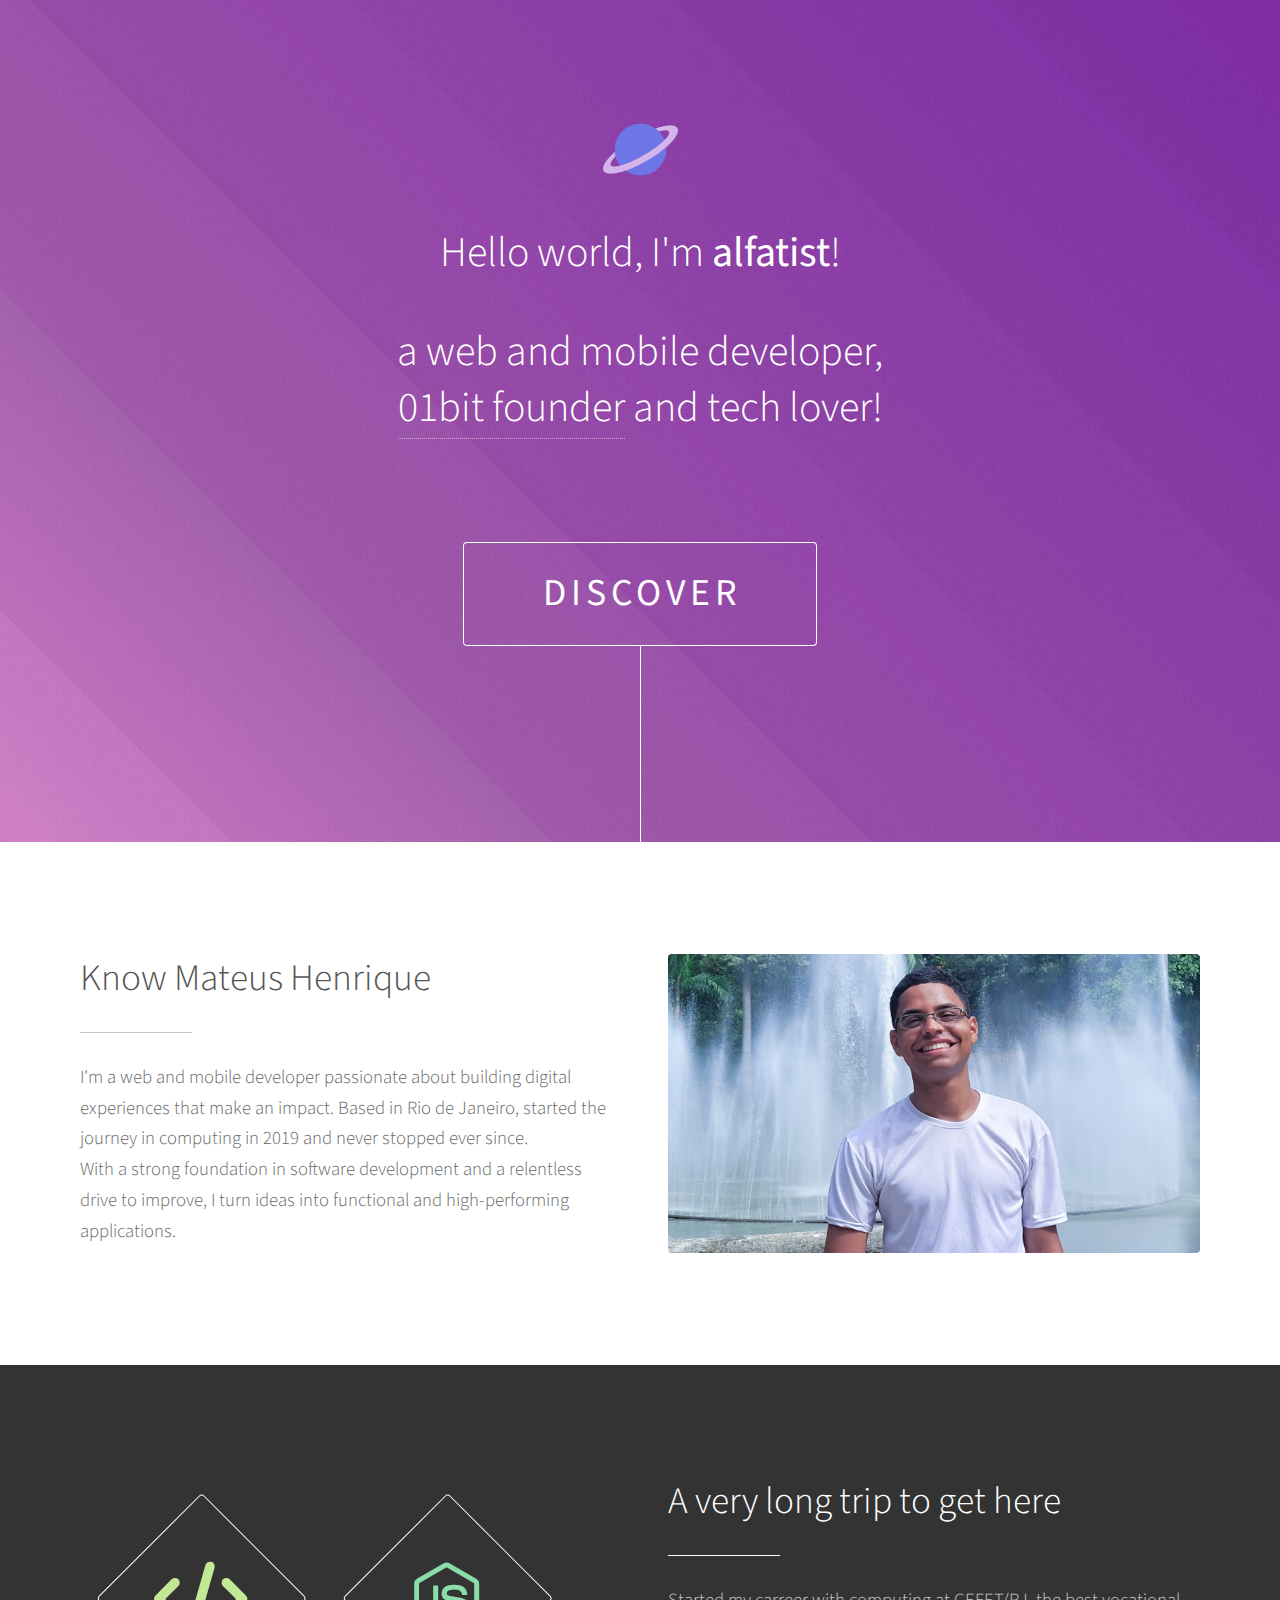
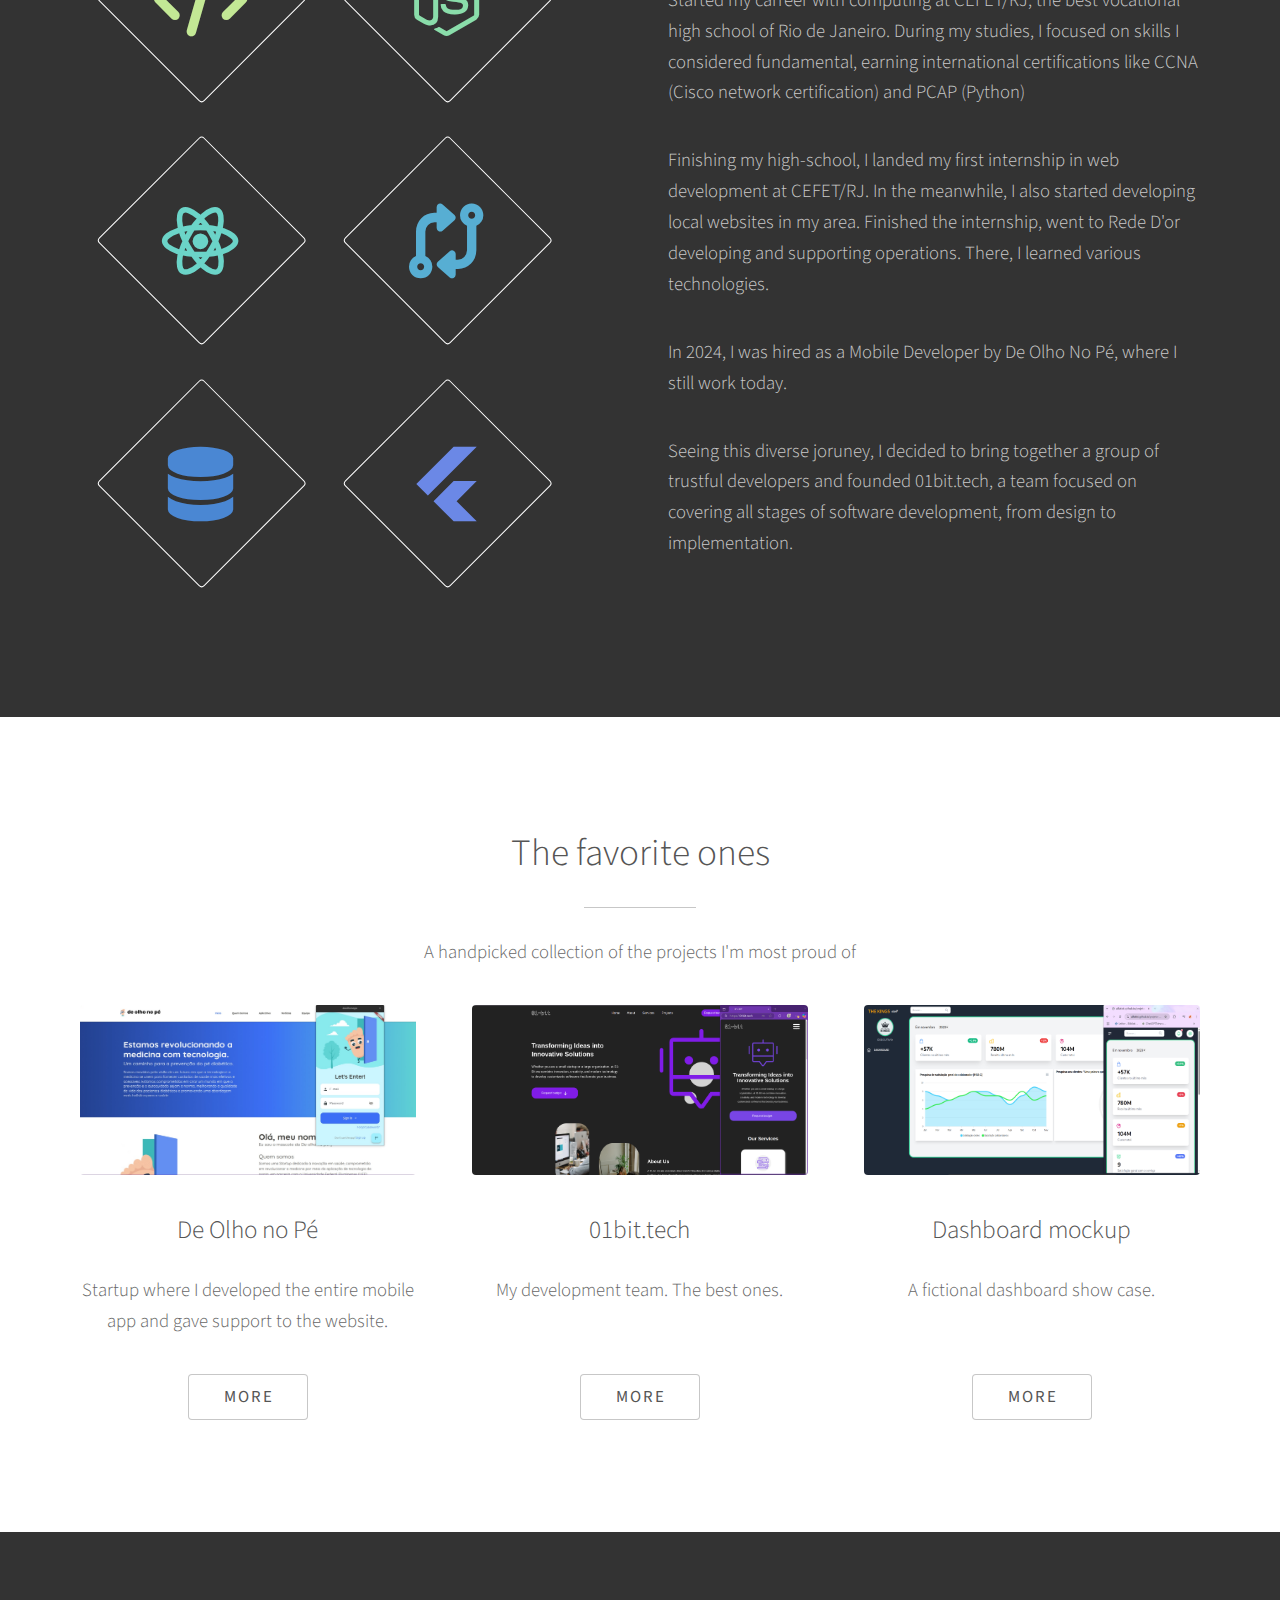
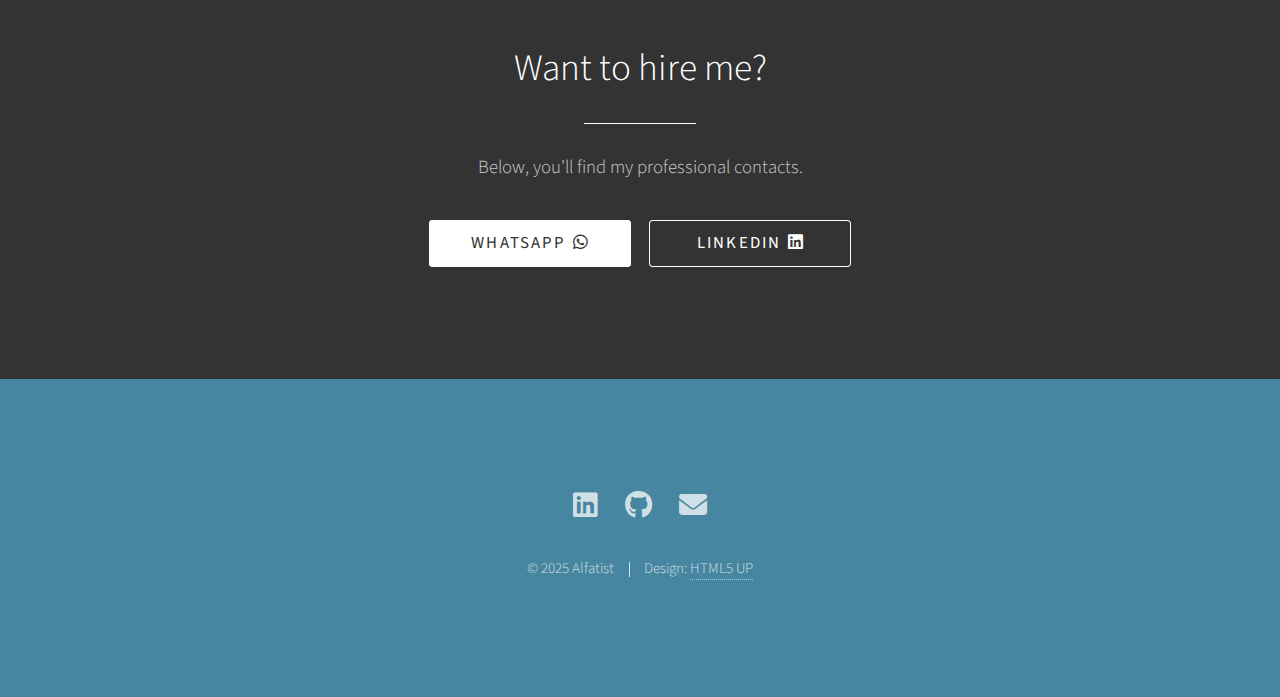
<file: index.html>
<!DOCTYPE HTML>
<!--
	Photon by HTML5 UP
	html5up.net | @ajlkn
	Free for personal and commercial use under the CCA 3.0 license (html5up.net/license)
-->
<html>
	<head>
		<title>Alfatist</title>
		<meta charset="utf-8" />
		<meta name="viewport" content="width=device-width, initial-scale=1, user-scalable=no" />
		<link rel="stylesheet" href="assets/css/main.css" />
    <link rel="alternate" hreflang="pt" href="./pt/" />
    <meta name="description" content="A personal portfolio.">
    <link rel="shortcut icon" href="./favicon.ico" type="image/x-icon">
		<noscript><link rel="stylesheet" href="assets/css/noscript.css" /></noscript>
    

	</head>
	<body class="is-preload">

		<!-- Header -->
			<section id="header">
				<div class="inner">
					<!-- <span class="icon solid major fa-cloud"></span> -->
          <img src="./images/saturn.png" alt="" class="icon solid major" style="max-width: 95px; max-height: 75px;">
					<h1>Hello world, I'm <strong>alfatist</strong>!<br />
					<p>a web and mobile developer, <a href="https://01bit.tech" target="_blank"><br>01bit founder</a> and tech lover!</p>
					<ul class="actions special">
						<li><a href="#one" class="button scrolly">Discover</a></li>
					</ul>
				</div>
			</section>

		
			<section id="one" class="main style1">
				<div class="container">
					<div class="row gtr-150">
						<div class="col-6 col-12-medium">
							<header class="major">
								<h2>Know Mateus Henrique</h2>
							</header>
							<p>I'm a web and mobile developer passionate about building digital experiences that make an impact. Based in Rio de Janeiro, started the journey in computing in 2019 and never stopped ever since. <br>With a strong foundation in software development and a relentless drive to improve, I turn ideas into functional and high-performing applications.

               <!-- <strong>Let's build something great together :)</strong> -->
                
						</div>
						<div class="col-6 col-12-medium imp-medium">
							<span class="image fit"><img src="images/my-photo.jpeg" alt="" /></span>
						</div>
					</div>
				</div>
			</section>

		
			<section id="two" class="main style2">
				<div class="container">
					<div class="row gtr-150">
						<div class="col-6 col-12-medium">
							<ul class="major-icons">
                
								<li><span class="icon solid style1 major fa-solid fa-code"></span></li>
								<li><span class="icon style2 major fa-brands fa-node-js"></span></li>
								<li><span class="icon solid style3 major fa-brands fa-react"></span></li>
								<li><span class="icon solid style4 major fa-solid fa-code-compare"></span></li>
								<li><span class="icon solid style5 major fa-solid fa-database"></span></li>
								<li><span class="icon style6 major fa-brands fa-flutter"></span></li>
							</ul>
						</div>
						<div class="col-6 col-12-medium">
							<header class="major">
								<h2>A very long trip to get here</h2>
							</header>
							<p>Started my carreer with computing at CEFET/RJ, the best vocational high school of Rio de Janeiro. During my studies, I focused on skills I considered fundamental, earning international certifications like CCNA (Cisco network certification) and PCAP (Python)</p>
							<p>Finishing my high-school, I landed my first internship in web development at CEFET/RJ. In the meanwhile, I also started developing local websites in my area. Finished the internship, went to Rede D'or developing and supporting operations. There, I learned various technologies.</p>
							<p>In 2024, I was hired as a Mobile Developer by De Olho No Pé, where I still work today.</p>
              <p>Seeing this diverse joruney, I decided to bring together a group of trustful developers and founded 01bit.tech, a team focused on covering all stages of software development, from design to implementation.</p>
						</div>
					</div>
				</div>
			</section>

		
			<section id="three" class="main style1 special">
				<div class="container">
					<header class="major">
						<h2>The favorite ones</h2>
					</header>
					<p>A handpicked collection of the projects I'm most proud of</p>
					<div class="row gtr-150 projects">
						<div class="col-4 col-12-medium">
							<span class="image fit"><img src="images/pic02.jpg" alt="" /></span>
							<h3>De Olho no Pé</h3>
							<p>Startup where I developed the entire mobile app and gave support to the website.</p>
              <div class="spacer"></div>
							<ul class="actions special">
								<li><a href="https://www.deolhonope.com.br" class="button">More</a></li>
							</ul>
						</div>
						<div class="col-4 col-12-medium">
							<span class="image fit"><img src="images/pic03.jpg" alt="" /></span>
							<h3>01bit.tech</h3>
							<p>My development team. The best ones.</p>
              <div class="spacer"></div>
							<ul class="actions special">
								<li><a href="https://01bit.tech" class="button">More</a></li>
							</ul>
						</div>
						<div class="col-4 col-12-medium">
							<span class="image fit"><img src="images/pic04.jpg" alt="" /></span>
							<h3>Dashboard mockup</h3>
							<p>A fictional dashboard show case.</p>
              <div class="spacer"></div>
							<ul class="actions special">
								<li><a href="https://alfatist.github.io/projeto-the-kings/" class="button">More</a></li>
							</ul>
						</div>
					</div>
				</div>
			</section>

			<section id="four" class="main style2 special">
				<div class="container">
					<header class="major">
						<h2>Want to hire me?</h2>
					</header>
					<p>Below, you'll find my professional contacts.</p>
					<ul class="actions special">
						<li><a href="#" class="button wide primary">Whatsapp <span class="fa-brands fa-whatsapp"></span> </a></li>
						<li><a href="#" class="button wide">LinkedIn <span class="fa-brands fa-linkedin"></span> </a></li>
					</ul>
				</div>
			</section>

			<section id="footer">
				<ul class="icons">
					<!-- <li><a href="#" class="icon brands alt fa-twitter"><span class="label">Twitter</span></a></li>
					<li><a href="#" class="icon brands alt fa-facebook-f"><span class="label">Facebook</span></a></li> -->
					<li><a href="https://www.linkedin.com/in/alfatist" class="icon brands alt fa-brands fa-linkedin"><span class="label">Instagram</span></a></li>
					<li><a href="https://www.github.com/alfatist" class="icon brands alt fa-brands fa-github"><span class="label">GitHub</span></a></li>
					<li><a style="cursor: pointer;" onclick="window.open(`mailto:mateushprofissional@gmail.com`, '_blank')" class="icon solid alt fa-solid fa-envelope"><span class="label">Email</span></a></li>
				</ul>
				<ul class="copyright">
					<li>&copy; 2025 Alfatist </li><li>Design: <a href="http://html5up.net">HTML5 UP</a></li>
				</ul>
			</section>

		
			<script src="assets/js/jquery.min.js"></script>
			<script src="assets/js/jquery.scrolly.min.js"></script>
			<script src="assets/js/browser.min.js"></script>
			<script src="assets/js/breakpoints.min.js"></script>
			<script src="assets/js/util.js"></script>
			<script src="assets/js/main.js"></script>
      <script src="./assets/js/detectLanguagePt.js">      </script>
      

	</body>
</html>
</file>
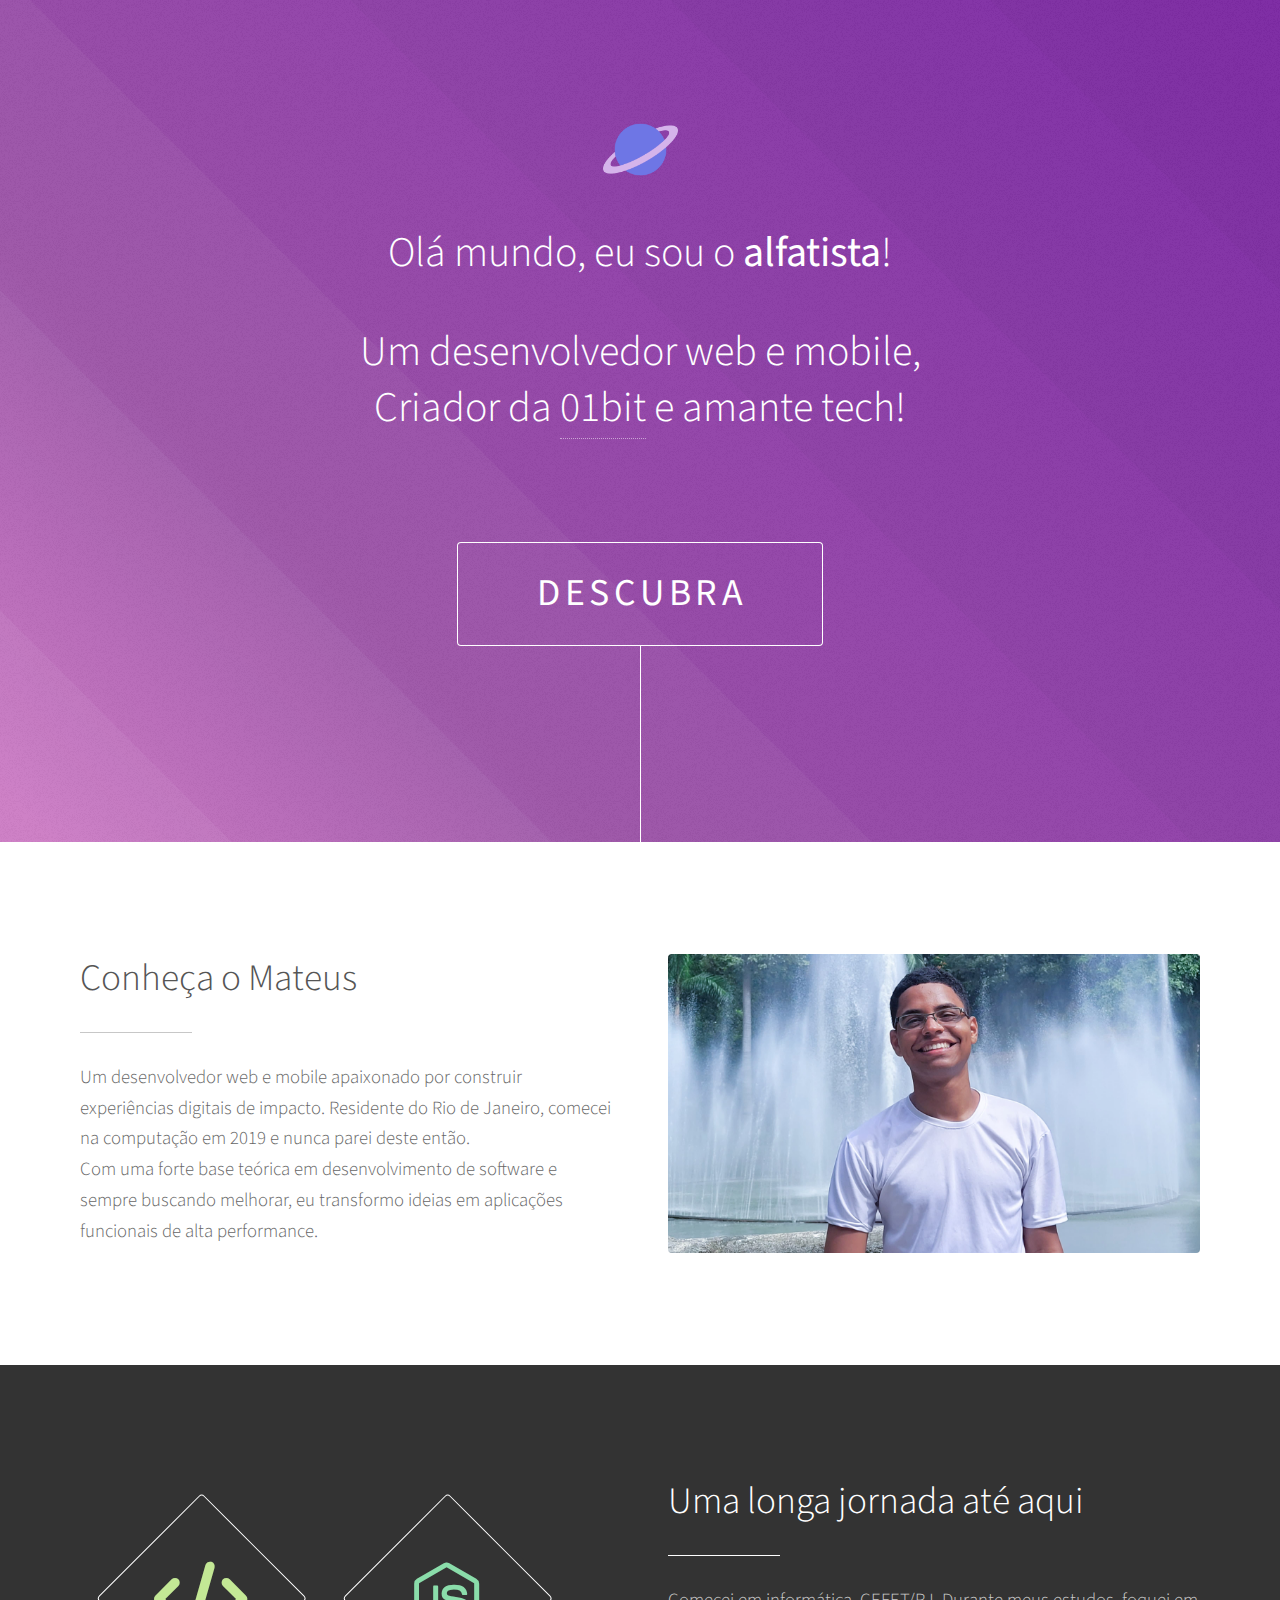
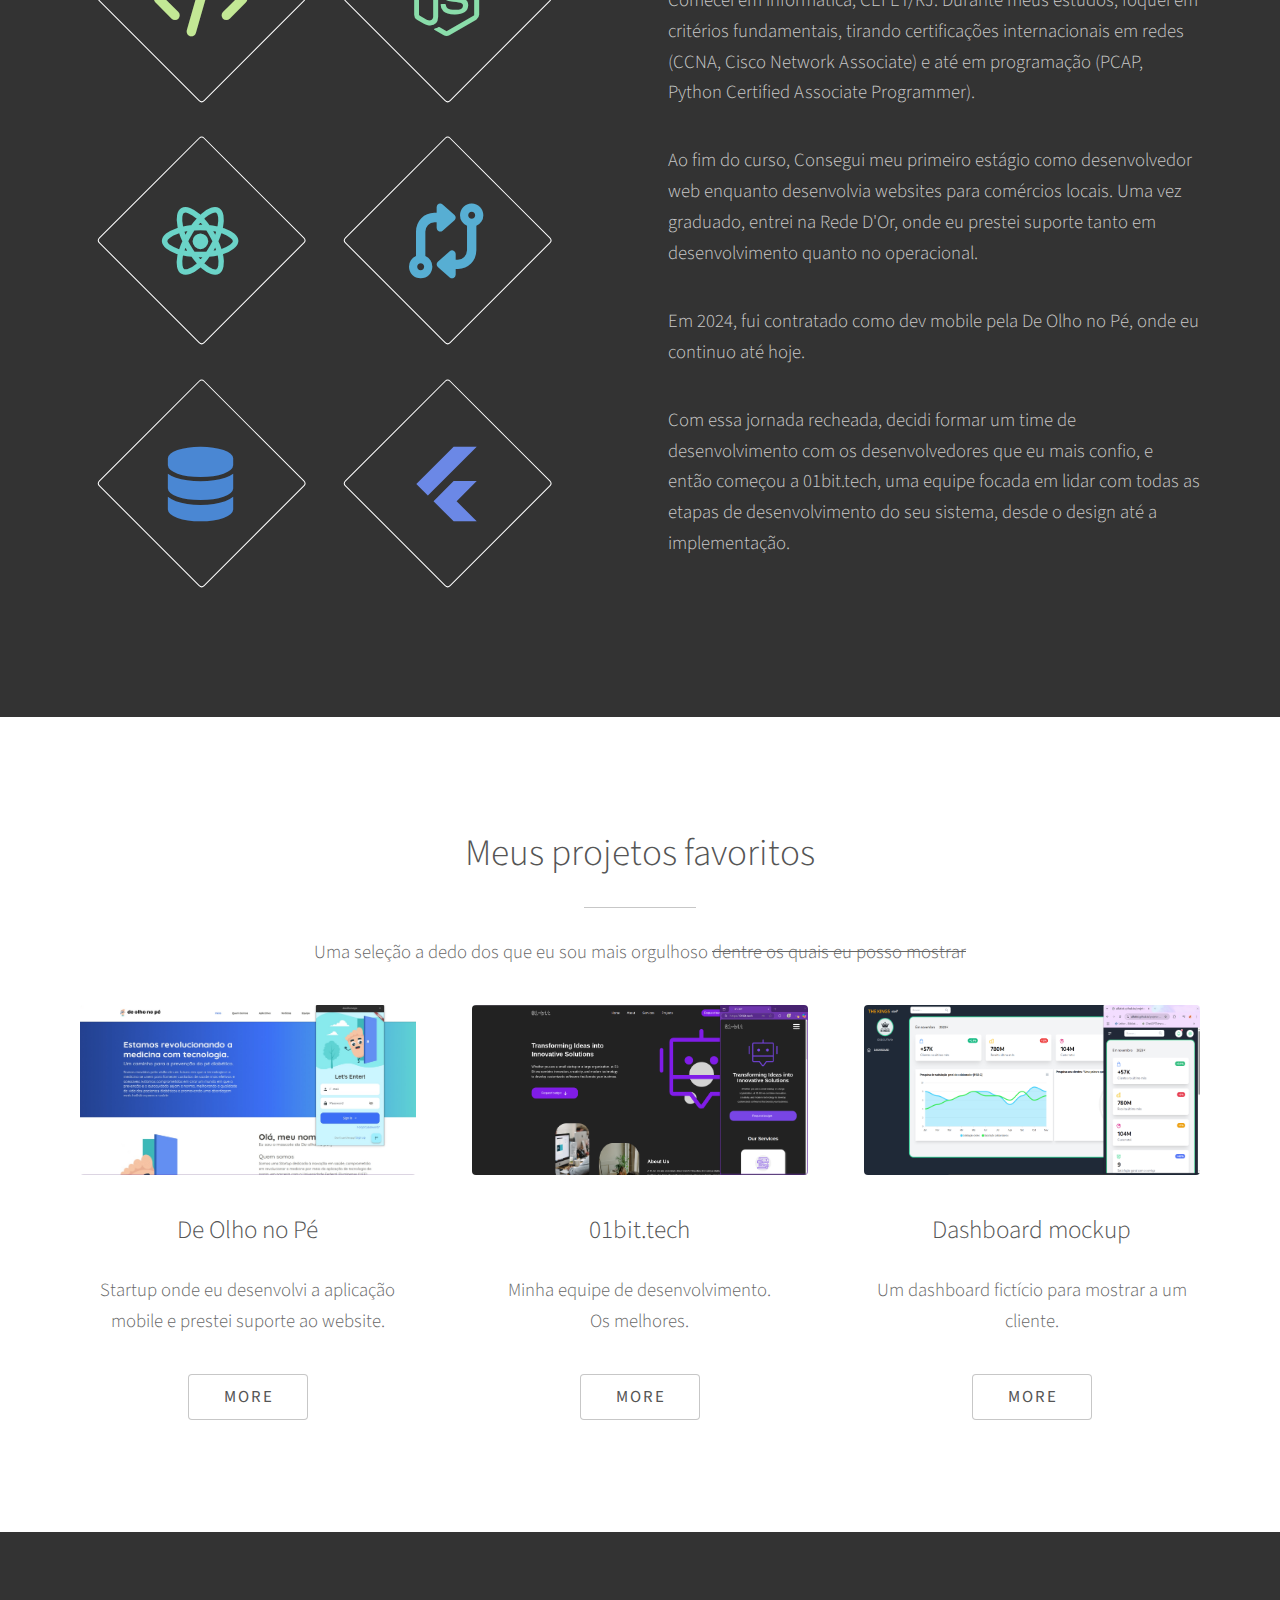
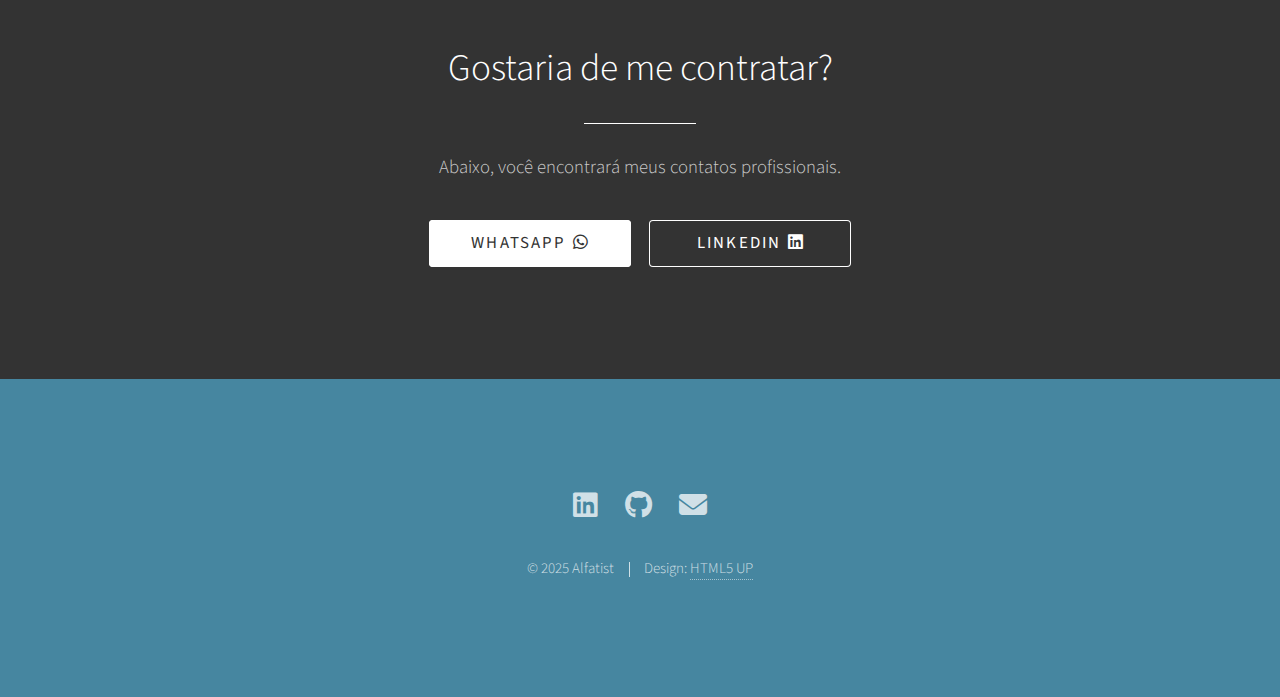
<file: pt/index.html>
<!DOCTYPE HTML>
<!--
	Photon by HTML5 UP
	html5up.net | @ajlkn
	Free for personal and commercial use under the CCA 3.0 license (html5up.net/license)
-->
<html>
	<head>
		<title>Alfatist</title>
		<meta charset="utf-8" />
		<meta name="viewport" content="width=device-width, initial-scale=1, user-scalable=no" />
		<link rel="stylesheet" href="../assets/css/main.css" />
    <link rel="alternate" hreflang="en" href="../" />
    <meta name="description" content="Um portfólio pessoal.">
    <link rel="shortcut icon" href="../favicon.ico" type="image/x-icon">
		<noscript><link rel="stylesheet" href="../assets/css/noscript.css " /></noscript>
    

	</head>
	<body class="is-preload">

		<!-- Header -->
			<section id="header">
				<div class="inner">
					<!-- <span class="icon solid major fa-cloud"></span> -->
          <img src="../images/saturn.png" alt="" class="icon solid major" style="max-width: 95px; max-height: 75px;">
					<h1>Olá mundo, eu sou o <strong>alfatista</strong>!<br />
					<p>Um desenvolvedor web e mobile, <br>Criador da <a href="https://01bit.tech" target="_blank">01bit</a> e amante tech!</p>
					<ul class="actions special">
						<li><a href="#one" class="button scrolly">Descubra</a></li>
					</ul>
				</div>
			</section>

		
			<section id="one" class="main style1">
				<div class="container">
					<div class="row gtr-150">
						<div class="col-6 col-12-medium">
							<header class="major">
								<h2>Conheça o Mateus</h2>
							</header>
							<p>Um desenvolvedor web e mobile apaixonado por construir experiências digitais de impacto. Residente do Rio de Janeiro, comecei na computação em 2019 e nunca parei deste então. <br>Com uma forte base teórica em desenvolvimento de software e sempre buscando melhorar, eu transformo ideias em aplicações funcionais de alta performance.

               <!-- <strong>Let's build something great together :)</strong> -->
                
						</div>
						<div class="col-6 col-12-medium imp-medium">
							<span class="image fit"><img src="../images/my-photo.jpeg" alt="" /></span>
						</div>
					</div>
				</div>
			</section>

		
			<section id="two" class="main style2">
				<div class="container">
					<div class="row gtr-150">
						<div class="col-6 col-12-medium">
							<ul class="major-icons">
                
								<li><span class="icon solid style1 major fa-solid fa-code"></span></li>
								<li><span class="icon style2 major fa-brands fa-node-js"></span></li>
								<li><span class="icon solid style3 major fa-brands fa-react"></span></li>
								<li><span class="icon solid style4 major fa-solid fa-code-compare"></span></li>
								<li><span class="icon solid style5 major fa-solid fa-database"></span></li>
								<li><span class="icon style6 major fa-brands fa-flutter"></span></li>
							</ul>
						</div>
						<div class="col-6 col-12-medium">
							<header class="major">
								<h2>Uma longa jornada até aqui</h2>
							</header>
							<p>Comecei em informática, CEFET/RJ. Durante meus estudos, foquei em critérios fundamentais, tirando certificações internacionais em redes (CCNA, Cisco Network Associate) e até em programação (PCAP, Python Certified Associate Programmer).</p>
							<p>Ao fim do curso, Consegui meu primeiro estágio como desenvolvedor web enquanto desenvolvia websites para comércios locais. Uma vez graduado, entrei na Rede D'Or, onde eu prestei suporte tanto em desenvolvimento quanto no operacional.</p>
							<p>Em 2024, fui contratado como dev mobile pela De Olho no Pé, onde eu continuo até hoje.</p>
              <p>Com essa jornada recheada, decidi formar um time de desenvolvimento com os desenvolvedores que eu mais confio, e então começou a 01bit.tech, uma equipe focada em lidar com todas as etapas de desenvolvimento do seu sistema, desde o design até a implementação.</p>
						</div>
					</div>
				</div>
			</section>

		
			<section id="three" class="main style1 special">
				<div class="container">
					<header class="major">
						<h2>Meus projetos favoritos </h2>
					</header>
					<p>Uma seleção a dedo dos que eu sou mais orgulhoso <del>dentre os quais eu posso mostrar</del></p>
					<div class="row gtr-150 projects">
						<div class="col-4 col-12-medium">
							<span class="image fit"><img src="../images/pic02.jpg" alt="" /></span>
							<h3>De Olho no Pé</h3>
							<p>Startup onde eu desenvolvi a aplicação mobile e prestei suporte ao website.</p>
              <div class="spacer"></div>
							<ul class="actions special">
								<li><a href="https://www.deolhonope.com.br" class="button">More</a></li>
							</ul>
						</div>
						<div class="col-4 col-12-medium">
							<span class="image fit"><img src="../images/pic03.jpg" alt="" /></span>
							<h3>01bit.tech</h3>
							<p>Minha equipe de desenvolvimento. <br> Os melhores.</p>
              <div class="spacer"></div>
							<ul class="actions special">
								<li><a href="https://01bit.tech" class="button">More</a></li>
							</ul>
						</div>
						<div class="col-4 col-12-medium">
							<span class="image fit"><img src="../images/pic04.jpg" alt="" /></span>
							<h3>Dashboard mockup</h3>
							<p>Um dashboard fictício para mostrar a um cliente.</p>
              <div class="spacer"></div>
							<ul class="actions special">
								<li><a href="https://alfatist.github.io/projeto-the-kings/" class="button">More</a></li>
							</ul>
						</div>
					</div>
				</div>
			</section>

			<section id="four" class="main style2 special">
				<div class="container">
					<header class="major">
						<h2>Gostaria de me contratar?</h2>
					</header>
					<p>Abaixo, você encontrará meus contatos profissionais.</p>
					<ul class="actions special">
						<li><a href="#" class="button wide primary">Whatsapp <span class="fa-brands fa-whatsapp"></span> </a></li>
						<li><a href="#" class="button wide">LinkedIn <span class="fa-brands fa-linkedin"></span> </a></li>
					</ul>
				</div>
			</section>

			<section id="footer">
				<ul class="icons">
					<!-- <li><a href="#" class="icon brands alt fa-twitter"><span class="label">Twitter</span></a></li>
					<li><a href="#" class="icon brands alt fa-facebook-f"><span class="label">Facebook</span></a></li> -->
					<li><a href="https://www.linkedin.com/in/alfatist" class="icon brands alt fa-brands fa-linkedin"><span class="label">Instagram</span></a></li>
					<li><a href="https://www.github.com/alfatist" class="icon brands alt fa-brands fa-github"><span class="label">GitHub</span></a></li>
					<li><a style="cursor: pointer;" onclick="window.open(`mailto:mateushprofissional@gmail.com`, '_blank')" class="icon solid alt fa-solid fa-envelope"><span class="label">Email</span></a></li>
				</ul>
				<ul class="copyright">
					<li>&copy; 2025 Alfatist </li><li>Design: <a href="http://html5up.net">HTML5 UP</a></li>
				</ul>
			</section>

		
			<script src="../assets/js/jquery.min.js"></script>
			<script src="../assets/js/jquery.scrolly.min.js"></script>
			<script src="../assets/js/browser.min.js"></script>
			<script src="../assets/js/breakpoints.min.js"></script>
			<script src="../assets/js/util.js"></script>
			<script src="../assets/js/main.js"></script>
      <script src="../assets/js/detectLanguageEn.js"></script>

	</body>
</html>
</file>
<file: assets/css/noscript.css>
/*
	Photon by HTML5 UP
	html5up.net | @ajlkn
	Free for personal and commercial use under the CCA 3.0 license (html5up.net/license)
*/

/* Header */

	body.is-preload #header .inner {
		-moz-transform: none;
		-webkit-transform: none;
		-ms-transform: none;
		transform: none;
		opacity: 1;
	}

		body.is-preload #header .inner .actions {
			-moz-transform: none;
			-webkit-transform: none;
			-ms-transform: none;
			transform: none;
			opacity: 1;
		}

	body.is-preload #header:after {
		opacity: 0;
	}
</file>
<file: assets/css/main.css>
@import url("fontawesome-all.min.css");
@import url("https://fonts.googleapis.com/css?family=Source+Sans+Pro:300,300italic,400,400italic");

/*
	Photon by HTML5 UP
	html5up.net | @ajlkn
	Free for personal and commercial use under the CCA 3.0 license (html5up.net/license)
*/

html, body, div, span, applet, object,
iframe, h1, h2, h3, h4, h5, h6, p, blockquote,
pre, a, abbr, acronym, address, big, cite,
code, del, dfn, em, img, ins, kbd, q, s, samp,
small, strike, strong, sub, sup, tt, var, b,
u, i, center, dl, dt, dd, ol, ul, li, fieldset,
form, label, legend, table, caption, tbody,
tfoot, thead, tr, th, td, article, aside,
canvas, details, embed, figure, figcaption,
footer, header, hgroup, menu, nav, output, ruby,
section, summary, time, mark, audio, video {
	margin: 0;
	padding: 0;
	border: 0;
	font-size: 100%;
	font: inherit;
	vertical-align: baseline;}

article, aside, details, figcaption, figure,
footer, header, hgroup, menu, nav, section {
	display: block;}

body {
	line-height: 1;
}

ol, ul {
	list-style: none;
}

blockquote, q {
	quotes: none;
}

	blockquote:before, blockquote:after, q:before, q:after {
		content: '';
		content: none;
	}

table {
	border-collapse: collapse;
	border-spacing: 0;
}

body {
	-webkit-text-size-adjust: none;
}

mark {
	background-color: transparent;
	color: inherit;
}

input::-moz-focus-inner {
	border: 0;
	padding: 0;
}

input, select, textarea {
	-moz-appearance: none;
	-webkit-appearance: none;
	-ms-appearance: none;
	appearance: none;
}

/* Basic */

	html {
		box-sizing: border-box;
	}

	*, *:before, *:after {
		box-sizing: inherit;
	}

	body {
		background: #fff;
	}

		body.is-preload *, body.is-preload *:before, body.is-preload *:after {
			-moz-animation: none !important;
			-webkit-animation: none !important;
			-ms-animation: none !important;
			animation: none !important;
			-moz-transition: none !important;
			-webkit-transition: none !important;
			-ms-transition: none !important;
			transition: none !important;
		}

	body, input, select, textarea {
		color: #666;
		font-family: "Source Sans Pro", Helvetica, sans-serif;
		font-size: 16pt;
		font-weight: 300;
		line-height: 1.65em;
	}

	a {
		-moz-transition: color 0.2s ease-in-out, border-color 0.2s ease-in-out;
		-webkit-transition: color 0.2s ease-in-out, border-color 0.2s ease-in-out;
		-ms-transition: color 0.2s ease-in-out, border-color 0.2s ease-in-out;
		transition: color 0.2s ease-in-out, border-color 0.2s ease-in-out;
		border-bottom: dotted 1px #666;
		color: inherit;
		text-decoration: none;
	}

		a:hover {
			border-bottom-color: transparent !important;
			color: #6bd4c8;
		}

	strong, b {
		color: #555;
		font-weight: 400;
	}

	em, i {
		font-style: italic;
	}

	p {
		margin: 0 0 2em 0;
	}

	h1, h2, h3, h4, h5, h6 {
		color: #555;
		line-height: 1em;
		margin: 0 0 1em 0;
	}

		h1 a, h2 a, h3 a, h4 a, h5 a, h6 a {
			color: inherit;
			text-decoration: none;
		}

	h1 {
		font-size: 2.25em;
		line-height: 1.35em;
	}

	h2 {
		font-size: 2em;
		line-height: 1.35em;
	}

	h3 {
		font-size: 1.35em;
		line-height: 1.5em;
	}

	h4 {
		font-size: 1.25em;
		line-height: 1.5em;
	}

	h5 {
		font-size: 0.9em;
		line-height: 1.5em;
	}

	h6 {
		font-size: 0.7em;
		line-height: 1.5em;
	}

	sub {
		font-size: 0.8em;
		position: relative;
		top: 0.5em;
	}

	sup {
		font-size: 0.8em;
		position: relative;
		top: -0.5em;
	}

	hr {
		border: 0;
		border-bottom: solid 1px rgba(144, 144, 144, 0.5);
		margin: 2em 0;
	}

		hr.major {
			margin: 3em 0;
		}

	blockquote {
		border-left: solid 4px rgba(144, 144, 144, 0.5);
		font-style: italic;
		margin: 0 0 2em 0;
		padding: 0.5em 0 0.5em 2em;
	}

	code {
		background: rgba(144, 144, 144, 0.075);
		border-radius: 4px;
		border: solid 1px rgba(144, 144, 144, 0.5);
		font-family: "Courier New", monospace;
		font-size: 0.9em;
		margin: 0 0.25em;
		padding: 0.25em 0.65em;
	}

	pre {
		-webkit-overflow-scrolling: touch;
		font-family: "Courier New", monospace;
		font-size: 0.9em;
		margin: 0 0 2em 0;
	}

		pre code {
			display: block;
			line-height: 1.75em;
			padding: 1em 1.5em;
			overflow-x: auto;
		}

	.align-left {
		text-align: left;
	}

	.align-center {
		text-align: center;
	}

	.align-right {
		text-align: right;
	}

/* Container */

	.container {
		margin: 0 auto;
		max-width: calc(100% - 4em);
		width: 60em;
	}

		.container.xsmall {
			width: 15em;
		}

		.container.small {
			width: 30em;
		}

		.container.medium {
			width: 45em;
		}

		.container.large {
			width: 75em;
		}

		.container.xlarge {
			width: 90em;
		}

		.container.max {
			width: 100%;
		}

		@media screen and (max-width: 980px) {

			.container {
				max-width: 100% !important;
				width: 100% !important;
			}

		}

		@media screen and (max-width: 480px) {

			.container {
				max-width: calc(100% - 3em);
			}

		}

/* Row */

	.row {
		display: flex;
		flex-wrap: wrap;
		box-sizing: border-box;
		align-items: stretch;
	}

		.row > * {
			box-sizing: border-box;
		}

		.row.gtr-uniform > * > :last-child {
			margin-bottom: 0;
		}

		.row.aln-left {
			justify-content: flex-start;
		}

		.row.aln-center {
			justify-content: center;
		}

		.row.aln-right {
			justify-content: flex-end;
		}

		.row.aln-top {
			align-items: flex-start;
		}

		.row.aln-middle {
			align-items: center;
		}

		.row.aln-bottom {
			align-items: flex-end;
		}

		.row > .imp {
			order: -1;
		}

		.row > .col-1 {
			width: 8.33333%;
		}

		.row > .off-1 {
			margin-left: 8.33333%;
		}

		.row > .col-2 {
			width: 16.66667%;
		}

		.row > .off-2 {
			margin-left: 16.66667%;
		}

		.row > .col-3 {
			width: 25%;
		}

		.row > .off-3 {
			margin-left: 25%;
		}

		.row > .col-4 {
			width: 33.33333%;
		}

		.row > .off-4 {
			margin-left: 33.33333%;
		}

		.row > .col-5 {
			width: 41.66667%;
		}

		.row > .off-5 {
			margin-left: 41.66667%;
		}

		.row > .col-6 {
			width: 50%;
		}

		.row > .off-6 {
			margin-left: 50%;
		}

		.row > .col-7 {
			width: 58.33333%;
		}

		.row > .off-7 {
			margin-left: 58.33333%;
		}

		.row > .col-8 {
			width: 66.66667%;
		}

		.row > .off-8 {
			margin-left: 66.66667%;
		}

		.row > .col-9 {
			width: 75%;
		}

		.row > .off-9 {
			margin-left: 75%;
		}

		.row > .col-10 {
			width: 83.33333%;
		}

		.row > .off-10 {
			margin-left: 83.33333%;
		}

		.row > .col-11 {
			width: 91.66667%;
		}

		.row > .off-11 {
			margin-left: 91.66667%;
		}

		.row > .col-12 {
			width: 100%;
		}

		.row > .off-12 {
			margin-left: 100%;
		}

		.row.gtr-0 {
			margin-top: 0;
			margin-left: 0em;
		}

			.row.gtr-0 > * {
				padding: 0 0 0 0em;
			}

			.row.gtr-0.gtr-uniform {
				margin-top: 0em;
			}

				.row.gtr-0.gtr-uniform > * {
					padding-top: 0em;
				}

		.row.gtr-25 {
			margin-top: 0;
			margin-left: -0.5em;
		}

			.row.gtr-25 > * {
				padding: 0 0 0 0.5em;
			}

			.row.gtr-25.gtr-uniform {
				margin-top: -0.5em;
			}

				.row.gtr-25.gtr-uniform > * {
					padding-top: 0.5em;
				}

		.row.gtr-50 {
			margin-top: 0;
			margin-left: -1em;
		}

			.row.gtr-50 > * {
				padding: 0 0 0 1em;
			}

			.row.gtr-50.gtr-uniform {
				margin-top: -1em;
			}

				.row.gtr-50.gtr-uniform > * {
					padding-top: 1em;
				}

		.row {
			margin-top: 0;
			margin-left: -2em;
		}

			.row > * {
				padding: 0 0 0 2em;
			}

			.row.gtr-uniform {
				margin-top: -2em;
			}

				.row.gtr-uniform > * {
					padding-top: 2em;
				}

		.row.gtr-150 {
			margin-top: 0;
			margin-left: -3em;
		}

    .col-4.col-12-medium{
      display: flex;
      flex-direction: column;
    }

    .col-4.col-12-medium .spacer{
      flex: 1;
    }

			.row.gtr-150 > * {
				padding: 0 0 0 3em;
			}

			.row.gtr-150.gtr-uniform {
				margin-top: -3em;
			}

				.row.gtr-150.gtr-uniform > * {
					padding-top: 3em;
				}

		.row.gtr-200 {
			margin-top: 0;
			margin-left: -4em;
		}

			.row.gtr-200 > * {
				padding: 0 0 0 4em;
			}

			.row.gtr-200.gtr-uniform {
				margin-top: -4em;
			}

				.row.gtr-200.gtr-uniform > * {
					padding-top: 4em;
				}

		@media screen and (max-width: 1680px) {

			.row {
				display: flex;
				flex-wrap: wrap;
				box-sizing: border-box;
				align-items: stretch;
			}

				.row > * {
					box-sizing: border-box;
				}

				.row.gtr-uniform > * > :last-child {
					margin-bottom: 0;
				}

				.row.aln-left {
					justify-content: flex-start;
				}

				.row.aln-center {
					justify-content: center;
				}

				.row.aln-right {
					justify-content: flex-end;
				}

				.row.aln-top {
					align-items: flex-start;
				}

				.row.aln-middle {
					align-items: center;
				}

				.row.aln-bottom {
					align-items: flex-end;
				}

				.row > .imp-xlarge {
					order: -1;
				}

				.row > .col-1-xlarge {
					width: 8.33333%;
				}

				.row > .off-1-xlarge {
					margin-left: 8.33333%;
				}

				.row > .col-2-xlarge {
					width: 16.66667%;
				}

				.row > .off-2-xlarge {
					margin-left: 16.66667%;
				}

				.row > .col-3-xlarge {
					width: 25%;
				}

				.row > .off-3-xlarge {
					margin-left: 25%;
				}

				.row > .col-4-xlarge {
					width: 33.33333%;
				}

				.row > .off-4-xlarge {
					margin-left: 33.33333%;
				}

				.row > .col-5-xlarge {
					width: 41.66667%;
				}

				.row > .off-5-xlarge {
					margin-left: 41.66667%;
				}

				.row > .col-6-xlarge {
					width: 50%;
				}

				.row > .off-6-xlarge {
					margin-left: 50%;
				}

				.row > .col-7-xlarge {
					width: 58.33333%;
				}

				.row > .off-7-xlarge {
					margin-left: 58.33333%;
				}

				.row > .col-8-xlarge {
					width: 66.66667%;
				}

				.row > .off-8-xlarge {
					margin-left: 66.66667%;
				}

				.row > .col-9-xlarge {
					width: 75%;
				}

				.row > .off-9-xlarge {
					margin-left: 75%;
				}

				.row > .col-10-xlarge {
					width: 83.33333%;
				}

				.row > .off-10-xlarge {
					margin-left: 83.33333%;
				}

				.row > .col-11-xlarge {
					width: 91.66667%;
				}

				.row > .off-11-xlarge {
					margin-left: 91.66667%;
				}

				.row > .col-12-xlarge {
					width: 100%;
				}

				.row > .off-12-xlarge {
					margin-left: 100%;
				}

				.row.gtr-0 {
					margin-top: 0;
					margin-left: 0em;
				}

					.row.gtr-0 > * {
						padding: 0 0 0 0em;
					}

					.row.gtr-0.gtr-uniform {
						margin-top: 0em;
					}

						.row.gtr-0.gtr-uniform > * {
							padding-top: 0em;
						}

				.row.gtr-25 {
					margin-top: 0;
					margin-left: -0.5em;
				}

					.row.gtr-25 > * {
						padding: 0 0 0 0.5em;
					}

					.row.gtr-25.gtr-uniform {
						margin-top: -0.5em;
					}

						.row.gtr-25.gtr-uniform > * {
							padding-top: 0.5em;
						}

				.row.gtr-50 {
					margin-top: 0;
					margin-left: -1em;
				}

					.row.gtr-50 > * {
						padding: 0 0 0 1em;
					}

					.row.gtr-50.gtr-uniform {
						margin-top: -1em;
					}

						.row.gtr-50.gtr-uniform > * {
							padding-top: 1em;
						}

				.row {
					margin-top: 0;
					margin-left: -2em;
				}

					.row > * {
						padding: 0 0 0 2em;
					}

					.row.gtr-uniform {
						margin-top: -2em;
					}

						.row.gtr-uniform > * {
							padding-top: 2em;
						}

				.row.gtr-150 {
					margin-top: 0;
					margin-left: -3em;
				}

					.row.gtr-150 > * {
						padding: 0 0 0 3em;
					}

					.row.gtr-150.gtr-uniform {
						margin-top: -3em;
					}

						.row.gtr-150.gtr-uniform > * {
							padding-top: 3em;
						}

				.row.gtr-200 {
					margin-top: 0;
					margin-left: -4em;
				}

					.row.gtr-200 > * {
						padding: 0 0 0 4em;
					}

					.row.gtr-200.gtr-uniform {
						margin-top: -4em;
					}

						.row.gtr-200.gtr-uniform > * {
							padding-top: 4em;
						}

		}

		@media screen and (max-width: 1140px) {

			.row {
				display: flex;
				flex-wrap: wrap;
				box-sizing: border-box;
				align-items: stretch;
			}

				.row > * {
					box-sizing: border-box;
				}

				.row.gtr-uniform > * > :last-child {
					margin-bottom: 0;
				}

				.row.aln-left {
					justify-content: flex-start;
				}

				.row.aln-center {
					justify-content: center;
				}

				.row.aln-right {
					justify-content: flex-end;
				}

				.row.aln-top {
					align-items: flex-start;
				}

				.row.aln-middle {
					align-items: center;
				}

				.row.aln-bottom {
					align-items: flex-end;
				}

				.row > .imp-large {
					order: -1;
				}

				.row > .col-1-large {
					width: 8.33333%;
				}

				.row > .off-1-large {
					margin-left: 8.33333%;
				}

				.row > .col-2-large {
					width: 16.66667%;
				}

				.row > .off-2-large {
					margin-left: 16.66667%;
				}

				.row > .col-3-large {
					width: 25%;
				}

				.row > .off-3-large {
					margin-left: 25%;
				}

				.row > .col-4-large {
					width: 33.33333%;
				}

				.row > .off-4-large {
					margin-left: 33.33333%;
				}

				.row > .col-5-large {
					width: 41.66667%;
				}

				.row > .off-5-large {
					margin-left: 41.66667%;
				}

				.row > .col-6-large {
					width: 50%;
				}

				.row > .off-6-large {
					margin-left: 50%;
				}

				.row > .col-7-large {
					width: 58.33333%;
				}

				.row > .off-7-large {
					margin-left: 58.33333%;
				}

				.row > .col-8-large {
					width: 66.66667%;
				}

				.row > .off-8-large {
					margin-left: 66.66667%;
				}

				.row > .col-9-large {
					width: 75%;
				}

				.row > .off-9-large {
					margin-left: 75%;
				}

				.row > .col-10-large {
					width: 83.33333%;
				}

				.row > .off-10-large {
					margin-left: 83.33333%;
				}

				.row > .col-11-large {
					width: 91.66667%;
				}

				.row > .off-11-large {
					margin-left: 91.66667%;
				}

				.row > .col-12-large {
					width: 100%;
				}

				.row > .off-12-large {
					margin-left: 100%;
				}

				.row.gtr-0 {
					margin-top: 0;
					margin-left: 0em;
				}

					.row.gtr-0 > * {
						padding: 0 0 0 0em;
					}

					.row.gtr-0.gtr-uniform {
						margin-top: 0em;
					}

						.row.gtr-0.gtr-uniform > * {
							padding-top: 0em;
						}

				.row.gtr-25 {
					margin-top: 0;
					margin-left: -0.5em;
				}

					.row.gtr-25 > * {
						padding: 0 0 0 0.5em;
					}

					.row.gtr-25.gtr-uniform {
						margin-top: -0.5em;
					}

						.row.gtr-25.gtr-uniform > * {
							padding-top: 0.5em;
						}

				.row.gtr-50 {
					margin-top: 0;
					margin-left: -1em;
				}

					.row.gtr-50 > * {
						padding: 0 0 0 1em;
					}

					.row.gtr-50.gtr-uniform {
						margin-top: -1em;
					}

						.row.gtr-50.gtr-uniform > * {
							padding-top: 1em;
						}

				.row {
					margin-top: 0;
					margin-left: -2em;
				}

					.row > * {
						padding: 0 0 0 2em;
					}

					.row.gtr-uniform {
						margin-top: -2em;
					}

						.row.gtr-uniform > * {
							padding-top: 2em;
						}

				.row.gtr-150 {
					margin-top: 0;
					margin-left: -3em;
				}

					.row.gtr-150 > * {
						padding: 0 0 0 3em;
					}

					.row.gtr-150.gtr-uniform {
						margin-top: -3em;
					}

						.row.gtr-150.gtr-uniform > * {
							padding-top: 3em;
						}

				.row.gtr-200 {
					margin-top: 0;
					margin-left: -4em;
				}

					.row.gtr-200 > * {
						padding: 0 0 0 4em;
					}

					.row.gtr-200.gtr-uniform {
						margin-top: -4em;
					}

						.row.gtr-200.gtr-uniform > * {
							padding-top: 4em;
						}

		}
    @media screen and (min-width: 981px) {
      .projects .image.fit img{
        height: 170px;
      }
    }

		@media screen and (max-width: 980px) {

			.row {
				display: flex;
				flex-wrap: wrap;
				box-sizing: border-box;
				align-items: stretch;
			}

				.row > * {
					box-sizing: border-box;
				}

				.row.gtr-uniform > * > :last-child {
					margin-bottom: 0;
				}

				.row.aln-left {
					justify-content: flex-start;
				}

				.row.aln-center {
					justify-content: center;
				}

				.row.aln-right {
					justify-content: flex-end;
				}

				.row.aln-top {
					align-items: flex-start;
				}

				.row.aln-middle {
					align-items: center;
				}

				.row.aln-bottom {
					align-items: flex-end;
				}

				.row > .imp-medium {
					order: -1;
				}

				.row > .col-1-medium {
					width: 8.33333%;
				}

				.row > .off-1-medium {
					margin-left: 8.33333%;
				}

				.row > .col-2-medium {
					width: 16.66667%;
				}

				.row > .off-2-medium {
					margin-left: 16.66667%;
				}

				.row > .col-3-medium {
					width: 25%;
				}

				.row > .off-3-medium {
					margin-left: 25%;
				}

				.row > .col-4-medium {
					width: 33.33333%;
				}

				.row > .off-4-medium {
					margin-left: 33.33333%;
				}

				.row > .col-5-medium {
					width: 41.66667%;
				}

				.row > .off-5-medium {
					margin-left: 41.66667%;
				}

				.row > .col-6-medium {
					width: 50%;
				}

				.row > .off-6-medium {
					margin-left: 50%;
				}

				.row > .col-7-medium {
					width: 58.33333%;
				}

				.row > .off-7-medium {
					margin-left: 58.33333%;
				}

				.row > .col-8-medium {
					width: 66.66667%;
				}

				.row > .off-8-medium {
					margin-left: 66.66667%;
				}

				.row > .col-9-medium {
					width: 75%;
				}

				.row > .off-9-medium {
					margin-left: 75%;
				}

				.row > .col-10-medium {
					width: 83.33333%;
				}

				.row > .off-10-medium {
					margin-left: 83.33333%;
				}

				.row > .col-11-medium {
					width: 91.66667%;
				}

				.row > .off-11-medium {
					margin-left: 91.66667%;
				}

				.row > .col-12-medium {
					width: 100%;
				}

				.row > .off-12-medium {
					margin-left: 100%;
				}

				.row.gtr-0 {
					margin-top: 0;
					margin-left: 0em;
				}

					.row.gtr-0 > * {
						padding: 0 0 0 0em;
					}

					.row.gtr-0.gtr-uniform {
						margin-top: 0em;
					}

						.row.gtr-0.gtr-uniform > * {
							padding-top: 0em;
						}

				.row.gtr-25 {
					margin-top: 0;
					margin-left: -0.5em;
				}

					.row.gtr-25 > * {
						padding: 0 0 0 0.5em;
					}

					.row.gtr-25.gtr-uniform {
						margin-top: -0.5em;
					}

						.row.gtr-25.gtr-uniform > * {
							padding-top: 0.5em;
						}

				.row.gtr-50 {
					margin-top: 0;
					margin-left: -1em;
				}

					.row.gtr-50 > * {
						padding: 0 0 0 1em;
					}

					.row.gtr-50.gtr-uniform {
						margin-top: -1em;
					}

						.row.gtr-50.gtr-uniform > * {
							padding-top: 1em;
						}

				.row {
					margin-top: 0;
					margin-left: -2em;
				}

					.row > * {
						padding: 0 0 0 2em;
					}

					.row.gtr-uniform {
						margin-top: -2em;
					}

						.row.gtr-uniform > * {
							padding-top: 2em;
						}

				.row.gtr-150 {
					margin-top: 0;
					margin-left: -3em;
				}

					.row.gtr-150 > * {
						padding: 0 0 0 3em;
					}

					.row.gtr-150.gtr-uniform {
						margin-top: -3em;
					}

						.row.gtr-150.gtr-uniform > * {
							padding-top: 3em;
						}

				.row.gtr-200 {
					margin-top: 0;
					margin-left: -4em;
				}

					.row.gtr-200 > * {
						padding: 0 0 0 4em;
					}

					.row.gtr-200.gtr-uniform {
						margin-top: -4em;
					}

						.row.gtr-200.gtr-uniform > * {
							padding-top: 4em;
						}

		}

		@media screen and (max-width: 736px) {

			.row {
				display: flex;
				flex-wrap: wrap;
				box-sizing: border-box;
				align-items: stretch;
			}

				.row > * {
					box-sizing: border-box;
				}

				.row.gtr-uniform > * > :last-child {
					margin-bottom: 0;
				}

				.row.aln-left {
					justify-content: flex-start;
				}

				.row.aln-center {
					justify-content: center;
				}

				.row.aln-right {
					justify-content: flex-end;
				}

				.row.aln-top {
					align-items: flex-start;
				}

				.row.aln-middle {
					align-items: center;
				}

				.row.aln-bottom {
					align-items: flex-end;
				}

				.row > .imp-small {
					order: -1;
				}

				.row > .col-1-small {
					width: 8.33333%;
				}

				.row > .off-1-small {
					margin-left: 8.33333%;
				}

				.row > .col-2-small {
					width: 16.66667%;
				}

				.row > .off-2-small {
					margin-left: 16.66667%;
				}

				.row > .col-3-small {
					width: 25%;
				}

				.row > .off-3-small {
					margin-left: 25%;
				}

				.row > .col-4-small {
					width: 33.33333%;
				}

				.row > .off-4-small {
					margin-left: 33.33333%;
				}

				.row > .col-5-small {
					width: 41.66667%;
				}

				.row > .off-5-small {
					margin-left: 41.66667%;
				}

				.row > .col-6-small {
					width: 50%;
				}

				.row > .off-6-small {
					margin-left: 50%;
				}

				.row > .col-7-small {
					width: 58.33333%;
				}

				.row > .off-7-small {
					margin-left: 58.33333%;
				}

				.row > .col-8-small {
					width: 66.66667%;
				}

				.row > .off-8-small {
					margin-left: 66.66667%;
				}

				.row > .col-9-small {
					width: 75%;
				}

				.row > .off-9-small {
					margin-left: 75%;
				}

				.row > .col-10-small {
					width: 83.33333%;
				}

				.row > .off-10-small {
					margin-left: 83.33333%;
				}

				.row > .col-11-small {
					width: 91.66667%;
				}

				.row > .off-11-small {
					margin-left: 91.66667%;
				}

				.row > .col-12-small {
					width: 100%;
				}

				.row > .off-12-small {
					margin-left: 100%;
				}

				.row.gtr-0 {
					margin-top: 0;
					margin-left: 0em;
				}

					.row.gtr-0 > * {
						padding: 0 0 0 0em;
					}

					.row.gtr-0.gtr-uniform {
						margin-top: 0em;
					}

						.row.gtr-0.gtr-uniform > * {
							padding-top: 0em;
						}

				.row.gtr-25 {
					margin-top: 0;
					margin-left: -0.5em;
				}

					.row.gtr-25 > * {
						padding: 0 0 0 0.5em;
					}

					.row.gtr-25.gtr-uniform {
						margin-top: -0.5em;
					}

						.row.gtr-25.gtr-uniform > * {
							padding-top: 0.5em;
						}

				.row.gtr-50 {
					margin-top: 0;
					margin-left: -1em;
				}

					.row.gtr-50 > * {
						padding: 0 0 0 1em;
					}

					.row.gtr-50.gtr-uniform {
						margin-top: -1em;
					}

						.row.gtr-50.gtr-uniform > * {
							padding-top: 1em;
						}

				.row {
					margin-top: 0;
					margin-left: -2em;
				}

					.row > * {
						padding: 0 0 0 2em;
					}

					.row.gtr-uniform {
						margin-top: -2em;
					}

						.row.gtr-uniform > * {
							padding-top: 2em;
						}

				.row.gtr-150 {
					margin-top: 0;
					margin-left: -3em;
				}

					.row.gtr-150 > * {
						padding: 0 0 0 3em;
					}

					.row.gtr-150.gtr-uniform {
						margin-top: -3em;
					}

						.row.gtr-150.gtr-uniform > * {
							padding-top: 3em;
						}

				.row.gtr-200 {
					margin-top: 0;
					margin-left: -4em;
				}

					.row.gtr-200 > * {
						padding: 0 0 0 4em;
					}

					.row.gtr-200.gtr-uniform {
						margin-top: -4em;
					}

						.row.gtr-200.gtr-uniform > * {
							padding-top: 4em;
						}

		}

		@media screen and (max-width: 480px) {

			.row {
				display: flex;
				flex-wrap: wrap;
				box-sizing: border-box;
				align-items: stretch;
			}

				.row > * {
					box-sizing: border-box;
				}

				.row.gtr-uniform > * > :last-child {
					margin-bottom: 0;
				}

				.row.aln-left {
					justify-content: flex-start;
				}

				.row.aln-center {
					justify-content: center;
				}

				.row.aln-right {
					justify-content: flex-end;
				}

				.row.aln-top {
					align-items: flex-start;
				}

				.row.aln-middle {
					align-items: center;
				}

				.row.aln-bottom {
					align-items: flex-end;
				}

				.row > .imp-xsmall {
					order: -1;
				}

				.row > .col-1-xsmall {
					width: 8.33333%;
				}

				.row > .off-1-xsmall {
					margin-left: 8.33333%;
				}

				.row > .col-2-xsmall {
					width: 16.66667%;
				}

				.row > .off-2-xsmall {
					margin-left: 16.66667%;
				}

				.row > .col-3-xsmall {
					width: 25%;
				}

				.row > .off-3-xsmall {
					margin-left: 25%;
				}

				.row > .col-4-xsmall {
					width: 33.33333%;
				}

				.row > .off-4-xsmall {
					margin-left: 33.33333%;
				}

				.row > .col-5-xsmall {
					width: 41.66667%;
				}

				.row > .off-5-xsmall {
					margin-left: 41.66667%;
				}

				.row > .col-6-xsmall {
					width: 50%;
				}

				.row > .off-6-xsmall {
					margin-left: 50%;
				}

				.row > .col-7-xsmall {
					width: 58.33333%;
				}

				.row > .off-7-xsmall {
					margin-left: 58.33333%;
				}

				.row > .col-8-xsmall {
					width: 66.66667%;
				}

				.row > .off-8-xsmall {
					margin-left: 66.66667%;
				}

				.row > .col-9-xsmall {
					width: 75%;
				}

				.row > .off-9-xsmall {
					margin-left: 75%;
				}

				.row > .col-10-xsmall {
					width: 83.33333%;
				}

				.row > .off-10-xsmall {
					margin-left: 83.33333%;
				}

				.row > .col-11-xsmall {
					width: 91.66667%;
				}

				.row > .off-11-xsmall {
					margin-left: 91.66667%;
				}

				.row > .col-12-xsmall {
					width: 100%;
				}

				.row > .off-12-xsmall {
					margin-left: 100%;
				}

				.row.gtr-0 {
					margin-top: 0;
					margin-left: 0em;
				}

					.row.gtr-0 > * {
						padding: 0 0 0 0em;
					}

					.row.gtr-0.gtr-uniform {
						margin-top: 0em;
					}

						.row.gtr-0.gtr-uniform > * {
							padding-top: 0em;
						}

				.row.gtr-25 {
					margin-top: 0;
					margin-left: -0.5em;
				}

					.row.gtr-25 > * {
						padding: 0 0 0 0.5em;
					}

					.row.gtr-25.gtr-uniform {
						margin-top: -0.5em;
					}

						.row.gtr-25.gtr-uniform > * {
							padding-top: 0.5em;
						}

				.row.gtr-50 {
					margin-top: 0;
					margin-left: -1em;
				}

					.row.gtr-50 > * {
						padding: 0 0 0 1em;
					}

					.row.gtr-50.gtr-uniform {
						margin-top: -1em;
					}

						.row.gtr-50.gtr-uniform > * {
							padding-top: 1em;
						}

				.row {
					margin-top: 0;
					margin-left: -2em;
				}

					.row > * {
						padding: 0 0 0 2em;
					}

					.row.gtr-uniform {
						margin-top: -2em;
					}

						.row.gtr-uniform > * {
							padding-top: 2em;
						}

				.row.gtr-150 {
					margin-top: 0;
					margin-left: -3em;
				}

					.row.gtr-150 > * {
						padding: 0 0 0 3em;
					}

					.row.gtr-150.gtr-uniform {
						margin-top: -3em;
					}

						.row.gtr-150.gtr-uniform > * {
							padding-top: 3em;
						}

				.row.gtr-200 {
					margin-top: 0;
					margin-left: -4em;
				}

					.row.gtr-200 > * {
						padding: 0 0 0 4em;
					}

					.row.gtr-200.gtr-uniform {
						margin-top: -4em;
					}

						.row.gtr-200.gtr-uniform > * {
							padding-top: 4em;
						}

		}

		@media screen and (max-width: 320px) {

			.row {
				display: flex;
				flex-wrap: wrap;
				box-sizing: border-box;
				align-items: stretch;
			}

				.row > * {
					box-sizing: border-box;
				}

				.row.gtr-uniform > * > :last-child {
					margin-bottom: 0;
				}

				.row.aln-left {
					justify-content: flex-start;
				}

				.row.aln-center {
					justify-content: center;
				}

				.row.aln-right {
					justify-content: flex-end;
				}

				.row.aln-top {
					align-items: flex-start;
				}

				.row.aln-middle {
					align-items: center;
				}

				.row.aln-bottom {
					align-items: flex-end;
				}

				.row > .imp-xxsmall {
					order: -1;
				}

				.row > .col-1-xxsmall {
					width: 8.33333%;
				}

				.row > .off-1-xxsmall {
					margin-left: 8.33333%;
				}

				.row > .col-2-xxsmall {
					width: 16.66667%;
				}

				.row > .off-2-xxsmall {
					margin-left: 16.66667%;
				}

				.row > .col-3-xxsmall {
					width: 25%;
				}

				.row > .off-3-xxsmall {
					margin-left: 25%;
				}

				.row > .col-4-xxsmall {
					width: 33.33333%;
				}

				.row > .off-4-xxsmall {
					margin-left: 33.33333%;
				}

				.row > .col-5-xxsmall {
					width: 41.66667%;
				}

				.row > .off-5-xxsmall {
					margin-left: 41.66667%;
				}

				.row > .col-6-xxsmall {
					width: 50%;
				}

				.row > .off-6-xxsmall {
					margin-left: 50%;
				}

				.row > .col-7-xxsmall {
					width: 58.33333%;
				}

				.row > .off-7-xxsmall {
					margin-left: 58.33333%;
				}

				.row > .col-8-xxsmall {
					width: 66.66667%;
				}

				.row > .off-8-xxsmall {
					margin-left: 66.66667%;
				}

				.row > .col-9-xxsmall {
					width: 75%;
				}

				.row > .off-9-xxsmall {
					margin-left: 75%;
				}

				.row > .col-10-xxsmall {
					width: 83.33333%;
				}

				.row > .off-10-xxsmall {
					margin-left: 83.33333%;
				}

				.row > .col-11-xxsmall {
					width: 91.66667%;
				}

				.row > .off-11-xxsmall {
					margin-left: 91.66667%;
				}

				.row > .col-12-xxsmall {
					width: 100%;
				}

				.row > .off-12-xxsmall {
					margin-left: 100%;
				}

				.row.gtr-0 {
					margin-top: 0;
					margin-left: 0em;
				}

					.row.gtr-0 > * {
						padding: 0 0 0 0em;
					}

					.row.gtr-0.gtr-uniform {
						margin-top: 0em;
					}

						.row.gtr-0.gtr-uniform > * {
							padding-top: 0em;
						}

				.row.gtr-25 {
					margin-top: 0;
					margin-left: -0.5em;
				}

					.row.gtr-25 > * {
						padding: 0 0 0 0.5em;
					}

					.row.gtr-25.gtr-uniform {
						margin-top: -0.5em;
					}

						.row.gtr-25.gtr-uniform > * {
							padding-top: 0.5em;
						}

				.row.gtr-50 {
					margin-top: 0;
					margin-left: -1em;
				}

					.row.gtr-50 > * {
						padding: 0 0 0 1em;
					}

					.row.gtr-50.gtr-uniform {
						margin-top: -1em;
					}

						.row.gtr-50.gtr-uniform > * {
							padding-top: 1em;
						}

				.row {
					margin-top: 0;
					margin-left: -2em;
				}

					.row > * {
						padding: 0 0 0 2em;
					}

					.row.gtr-uniform {
						margin-top: -2em;
					}

						.row.gtr-uniform > * {
							padding-top: 2em;
						}

				.row.gtr-150 {
					margin-top: 0;
					margin-left: -3em;
				}

					.row.gtr-150 > * {
						padding: 0 0 0 3em;
					}

					.row.gtr-150.gtr-uniform {
						margin-top: -3em;
					}

						.row.gtr-150.gtr-uniform > * {
							padding-top: 3em;
						}

				.row.gtr-200 {
					margin-top: 0;
					margin-left: -4em;
				}

					.row.gtr-200 > * {
						padding: 0 0 0 4em;
					}

					.row.gtr-200.gtr-uniform {
						margin-top: -4em;
					}

						.row.gtr-200.gtr-uniform > * {
							padding-top: 4em;
						}

		}

/* Section/Article */

	section.special, article.special {
		text-align: center;
	}

	header p {
		color: #999;
		margin: 0 0 1.5em 0;
		position: relative;
	}

	header h2 + p {
		font-size: 1.25em;
		line-height: 1.5em;
		margin-top: -1em;
	}

	header h3 + p {
		font-size: 1.1em;
		line-height: 1.5em;
		margin-top: -0.8em;
	}

	header h4 + p,
	header h5 + p,
	header h6 + p {
		font-size: 0.9em;
		line-height: 1.5em;
		margin-top: -0.6em;
	}

	header.major {
		margin: 0 0 1em 0;
	}

		header.major:after {
			background: rgba(144, 144, 144, 0.5);
			content: '';
			display: inline-block;
			height: 1px;
			margin-top: 1.5em;
			width: 6em;
		}

		header.major h2, header.major h3, header.major h4, header.major h5, header.major h6 {
			margin: 0;
		}

		header.major p {
			margin: 0.7em 0 0 0;
		}

	header.special {
		text-align: center;
	}

/* Form */

	form {
		margin: 0 0 2em 0;
	}

	label {
		color: #555;
		display: block;
		font-size: 0.9em;
		font-weight: 400;
		margin: 0 0 1em 0;
	}

	input[type="text"],
	input[type="password"],
	input[type="email"],
	select,
	textarea {
		-moz-appearance: none;
		-webkit-appearance: none;
		-ms-appearance: none;
		appearance: none;
		background: rgba(144, 144, 144, 0.075);
		border-radius: 4px;
		border: none;
		border: solid 1px rgba(144, 144, 144, 0.5);
		color: inherit;
		display: block;
		outline: 0;
		padding: 0 1em;
		text-decoration: none;
		width: 100%;
	}

		input[type="text"]:invalid,
		input[type="password"]:invalid,
		input[type="email"]:invalid,
		select:invalid,
		textarea:invalid {
			box-shadow: none;
		}

		input[type="text"]:focus,
		input[type="password"]:focus,
		input[type="email"]:focus,
		select:focus,
		textarea:focus {
			border-color: #6bd4c8;
		}

	select {
		background-image: url("data:image/svg+xml;charset=utf8,%3Csvg xmlns='http://www.w3.org/2000/svg' width='40' height='40' preserveAspectRatio='none' viewBox='0 0 40 40'%3E%3Cpath d='M9.4,12.3l10.4,10.4l10.4-10.4c0.2-0.2,0.5-0.4,0.9-0.4c0.3,0,0.6,0.1,0.9,0.4l3.3,3.3c0.2,0.2,0.4,0.5,0.4,0.9 c0,0.4-0.1,0.6-0.4,0.9L20.7,31.9c-0.2,0.2-0.5,0.4-0.9,0.4c-0.3,0-0.6-0.1-0.9-0.4L4.3,17.3c-0.2-0.2-0.4-0.5-0.4-0.9 c0-0.4,0.1-0.6,0.4-0.9l3.3-3.3c0.2-0.2,0.5-0.4,0.9-0.4S9.1,12.1,9.4,12.3z' fill='rgba(144, 144, 144, 0.5)' /%3E%3C/svg%3E");
		background-size: 1.25rem;
		background-repeat: no-repeat;
		background-position: calc(100% - 1rem) center;
		height: 2.75em;
		padding-right: 2.75em;
		text-overflow: ellipsis;
	}

		select option {
			color: #555;
			background: #fff;
		}

		select:focus::-ms-value {
			background-color: transparent;
		}

		select::-ms-expand {
			display: none;
		}

	input[type="text"],
	input[type="password"],
	input[type="email"],
	select {
		height: 2.75em;
	}

	textarea {
		padding: 0.75em 1em;
	}

	input[type="checkbox"],
	input[type="radio"] {
		-moz-appearance: none;
		-webkit-appearance: none;
		-ms-appearance: none;
		appearance: none;
		display: block;
		float: left;
		margin-right: -2em;
		opacity: 0;
		width: 1em;
		z-index: -1;
	}

		input[type="checkbox"] + label,
		input[type="radio"] + label {
			text-decoration: none;
			color: #666;
			cursor: pointer;
			display: inline-block;
			font-size: 1em;
			font-weight: 300;
			padding-left: 2.4em;
			padding-right: 0.75em;
			position: relative;
		}

			input[type="checkbox"] + label:before,
			input[type="radio"] + label:before {
				-moz-osx-font-smoothing: grayscale;
				-webkit-font-smoothing: antialiased;
				display: inline-block;
				font-style: normal;
				font-variant: normal;
				text-rendering: auto;
				line-height: 1;
				text-transform: none !important;
				font-family: 'Font Awesome 6 Free';
				font-weight: 900;
			}

			input[type="checkbox"] + label:before,
			input[type="radio"] + label:before {
				background: rgba(144, 144, 144, 0.075);
				border-radius: 4px;
				border: solid 1px rgba(144, 144, 144, 0.5);
				content: '';
				display: inline-block;
				font-size: 0.8em;
				height: 2.0625em;
				left: 0;
				line-height: 2.0625em;
				position: absolute;
				text-align: center;
				top: 0;
				width: 2.0625em;
			}

		input[type="checkbox"]:checked + label:before,
		input[type="radio"]:checked + label:before {
			background: #666666;
			border-color: #666666;
			color: #ffffff;
			content: '\f00c';
		}

		input[type="checkbox"]:focus + label:before,
		input[type="radio"]:focus + label:before {
			border-color: #6bd4c8;
		}

	input[type="checkbox"] + label:before {
		border-radius: 4px;
	}

	input[type="radio"] + label:before {
		border-radius: 100%;
	}

	::-webkit-input-placeholder {
		color: #999 !important;
		opacity: 1.0;
	}

	:-moz-placeholder {
		color: #999 !important;
		opacity: 1.0;
	}

	::-moz-placeholder {
		color: #999 !important;
		opacity: 1.0;
	}

	:-ms-input-placeholder {
		color: #999 !important;
		opacity: 1.0;
	}

/* Box */

	.box {
		border-radius: 4px;
		border: solid 1px rgba(144, 144, 144, 0.5);
		margin-bottom: 2em;
		padding: 1.5em;
	}

		.box > :last-child,
		.box > :last-child > :last-child,
		.box > :last-child > :last-child > :last-child {
			margin-bottom: 0;
		}

		.box.alt {
			border: 0;
			border-radius: 0;
			padding: 0;
		}

/* Icon */

	.icon {
		text-decoration: none;
		border-bottom: none;
		position: relative;
	}

		.icon:before {
			-moz-osx-font-smoothing: grayscale;
			-webkit-font-smoothing: antialiased;
			display: inline-block;
			font-style: normal;
			font-variant: normal;
			text-rendering: auto;
			line-height: 1;
			text-transform: none !important;
			font-family: 'Font Awesome 6 Free';
			font-weight: 400;
		}

    .fa-brands.icon:before{
      font-family: 'Font Awesome 6 Brands' !important;
    }
		.icon > .label {
			display: none;
		}

		.icon:before {
			line-height: inherit;
		}

		.icon.solid:before {
			font-weight: 900 !important;
		}

		.icon.brands:before {
			font-family: 'Font Awesome 6 Brands';
		}

		.icon.style1:before {
			color: #c3e895;
		}

		.icon.style2:before {
			color: #8addaa;
		}

		.icon.style3:before {
			color: #6bd4c8;
		}

		.icon.style4:before {
			color: #57aed3;
		}

		.icon.style5:before {
			color: #4a87d3;
		}

		.icon.style6:before {
			color: #6b88e6;
		}

		.icon.major {
			text-decoration: none;
			color: #555;
			cursor: default;
			display: inline-block;
			margin: 0 0 1.5em 0;
		}

			.icon.major:before {
				-moz-osx-font-smoothing: grayscale;
				-webkit-font-smoothing: antialiased;
				display: inline-block;
				font-style: normal;
				font-variant: normal;
				text-rendering: auto;
				line-height: 1;
				text-transform: none !important;
				font-family: 'Font Awesome 6 Free';
				font-weight: 400;
			}

			.icon.major:before {
				font-size: 4em;
				line-height: 1em;
			}

/* Image */

	.image {
		border-radius: 4px;
		border: 0;
		display: inline-block;
		position: relative;
	}

		.image img {
			border-radius: 4px;
			display: block;
		}

		.image.left {
			float: left;
			padding: 0 1.5em 1em 0;
			top: 0.25em;
		}

		.image.right {
			float: right;
			padding: 0 0 1em 1.5em;
			top: 0.25em;
		}

		.image.left, .image.right {
			max-width: 40%;
		}

			.image.left img, .image.right img {
				width: 100%;
			}

		.image.fit {
			display: block;
			margin: 0 0 2em 0;
			width: 100%;
		}

			.image.fit img {
				width: 100%;
			}

/* List */

	ol {
		list-style: decimal;
		margin: 0 0 2em 0;
		padding-left: 1.25em;
	}

		ol li {
			padding-left: 0.25em;
		}

	ul {
		list-style: disc;
		margin: 0 0 2em 0;
		padding-left: 1em;
	}

		ul li {
			padding-left: 0.5em;
		}

		ul.alt {
			list-style: none;
			padding-left: 0;
		}

			ul.alt li {
				border-top: solid 1px rgba(144, 144, 144, 0.5);
				padding: 0.5em 0;
			}

				ul.alt li:first-child {
					border-top: 0;
					padding-top: 0;
				}

	dl {
		margin: 0 0 2em 0;
	}

/* Actions */

	ul.actions {
		display: -moz-flex;
		display: -webkit-flex;
		display: -ms-flex;
		display: flex;
		cursor: default;
		list-style: none;
		margin-left: -1em;
		padding-left: 0;
	}

		ul.actions li {
			padding: 0 0 0 1em;
			vertical-align: middle;
		}

		ul.actions.special {
			-moz-justify-content: center;
			-webkit-justify-content: center;
			-ms-justify-content: center;
			justify-content: center;
			width: 100%;
			margin-left: 0;
		}

			ul.actions.special li:first-child {
				padding-left: 0;
			}

		ul.actions.stacked {
			-moz-flex-direction: column;
			-webkit-flex-direction: column;
			-ms-flex-direction: column;
			flex-direction: column;
			margin-left: 0;
		}

			ul.actions.stacked li {
				padding: 1.3em 0 0 0;
			}

				ul.actions.stacked li:first-child {
					padding-top: 0;
				}

		ul.actions.fit {
			width: calc(100% + 1em);
		}

			ul.actions.fit li {
				-moz-flex-grow: 1;
				-webkit-flex-grow: 1;
				-ms-flex-grow: 1;
				flex-grow: 1;
				-moz-flex-shrink: 1;
				-webkit-flex-shrink: 1;
				-ms-flex-shrink: 1;
				flex-shrink: 1;
				width: 100%;
			}

				ul.actions.fit li > * {
					width: 100%;
				}

			ul.actions.fit.stacked {
				width: 100%;
			}

		@media screen and (max-width: 480px) {

			ul.actions:not(.fixed) {
				-moz-flex-direction: column;
				-webkit-flex-direction: column;
				-ms-flex-direction: column;
				flex-direction: column;
				margin-left: 0;
				width: 100% !important;
			}

				ul.actions:not(.fixed) li {
					-moz-flex-grow: 1;
					-webkit-flex-grow: 1;
					-ms-flex-grow: 1;
					flex-grow: 1;
					-moz-flex-shrink: 1;
					-webkit-flex-shrink: 1;
					-ms-flex-shrink: 1;
					flex-shrink: 1;
					padding: 1em 0 0 0;
					text-align: center;
					width: 100%;
				}

					ul.actions:not(.fixed) li > * {
						width: 100%;
					}

					ul.actions:not(.fixed) li:first-child {
						padding-top: 0;
					}

					ul.actions:not(.fixed) li input[type="submit"],
					ul.actions:not(.fixed) li input[type="reset"],
					ul.actions:not(.fixed) li input[type="button"],
					ul.actions:not(.fixed) li button,
					ul.actions:not(.fixed) li .button {
						width: 100%;
					}

						ul.actions:not(.fixed) li input[type="submit"].icon:before,
						ul.actions:not(.fixed) li input[type="reset"].icon:before,
						ul.actions:not(.fixed) li input[type="button"].icon:before,
						ul.actions:not(.fixed) li button.icon:before,
						ul.actions:not(.fixed) li .button.icon:before {
							margin-left: -0.5em;
						}

		}

/* Icons */

	ul.icons {
		cursor: default;
		list-style: none;
		padding-left: 0;
	}

		ul.icons li {
			display: inline-block;
			padding: 0 1.25em 0 0;
		}

			ul.icons li:last-child {
				padding-right: 0;
			}

			ul.icons li .icon:before {
				font-size: 1.5em;
			}

/* Major Icons */

	ul.major-icons {
		list-style: none;
		padding-left: 0;
	}

		ul.major-icons li {
			display: inline-block;
			padding: 2.5em;
			text-align: center;
		}

			ul.major-icons li .icon {
				-moz-transform: rotate(45deg);
				-webkit-transform: rotate(45deg);
				-ms-transform: rotate(45deg);
				transform: rotate(45deg);
				border-radius: 4px;
				border: solid 1px rgba(144, 144, 144, 0.5);
				display: inline-block;
				height: 8em;
				line-height: 8em;
				margin: 0;
				text-align: center;
				width: 8em;
			}

				ul.major-icons li .icon:before {
					-moz-transform: rotate(-45deg);
					-webkit-transform: rotate(-45deg);
					-ms-transform: rotate(-45deg);
					transform: rotate(-45deg);
					display: inline-block;
					line-height: inherit;
				}

/* Table */

	.table-wrapper {
		-webkit-overflow-scrolling: touch;
		overflow-x: auto;
	}

	table {
		margin: 0 0 2em 0;
		width: 100%;
	}

		table tbody tr {
			border-left: 0;
			border-right: 0;
		}

			table tbody tr:nth-child(2n + 1) {
				background-color: rgba(144, 144, 144, 0.075);
			}

		table td {
			padding: 0.75em 0.75em;
		}

		table th {
			color: #555;
			font-size: 0.9em;
			font-weight: 400;
			padding: 0 0.75em 0.75em 0.75em;
			text-align: left;
		}

		table thead {
			border-bottom: solid 1px rgba(144, 144, 144, 0.5);
		}

		table tfoot {
			border-top: solid 1px rgba(144, 144, 144, 0.5);
		}

		table.alt {
			border-collapse: separate;
		}

			table.alt tbody tr td {
				border: solid 1px rgba(144, 144, 144, 0.5);
				border-left-width: 0;
				border-top-width: 0;
			}

				table.alt tbody tr td:first-child {
					border-left-width: 1px;
				}

			table.alt tbody tr:first-child td {
				border-top-width: 1px;
			}

			table.alt thead {
				border-bottom: 0;
			}

			table.alt tfoot {
				border-top: 0;
			}

/* Button */

	input[type="submit"],
	input[type="reset"],
	input[type="button"],
	button,
	.button {
		-moz-appearance: none;
		-webkit-appearance: none;
		-ms-appearance: none;
		appearance: none;
		-moz-transition: background-color 0.2s ease-in-out, color 0.2s ease-in-out;
		-webkit-transition: background-color 0.2s ease-in-out, color 0.2s ease-in-out;
		-ms-transition: background-color 0.2s ease-in-out, color 0.2s ease-in-out;
		transition: background-color 0.2s ease-in-out, color 0.2s ease-in-out;
		background-color: transparent;
		border-radius: 4px;
		border: 0;
		box-shadow: inset 0 0 0 1px rgba(144, 144, 144, 0.5);
		color: #555 !important;
		cursor: pointer;
		display: inline-block;
		font-size: 0.9em;
		font-weight: 400;
		height: 2.75em;
		letter-spacing: 0.125em;
		line-height: 2.75em;
		padding: 0 2em;
		text-align: center;
		text-decoration: none;
		text-indent: 0.125em;
		text-transform: uppercase;
		white-space: nowrap;
	}

		input[type="submit"]:hover,
		input[type="reset"]:hover,
		input[type="button"]:hover,
		button:hover,
		.button:hover {
			background-color: rgba(144, 144, 144, 0.075);
		}

		input[type="submit"]:active,
		input[type="reset"]:active,
		input[type="button"]:active,
		button:active,
		.button:active {
			background-color: rgba(144, 144, 144, 0.2);
		}

		input[type="submit"].icon:before,
		input[type="reset"].icon:before,
		input[type="button"].icon:before,
		button.icon:before,
		.button.icon:before {
			margin-right: 0.5em;
		}

		input[type="submit"].fit,
		input[type="reset"].fit,
		input[type="button"].fit,
		button.fit,
		.button.fit {
			width: 100%;
		}

		input[type="submit"].small,
		input[type="reset"].small,
		input[type="button"].small,
		button.small,
		.button.small {
			font-size: 0.7em;
		}

		input[type="submit"].large,
		input[type="reset"].large,
		input[type="button"].large,
		button.large,
		.button.large {
			font-size: 1.25em;
		}

		input[type="submit"].wide,
		input[type="reset"].wide,
		input[type="button"].wide,
		button.wide,
		.button.wide {
			min-width: 12em;
		}

		input[type="submit"].primary,
		input[type="reset"].primary,
		input[type="button"].primary,
		button.primary,
		.button.primary {
			background-color: #555;
			box-shadow: none !important;
			color: #fff !important;
		}

			input[type="submit"].primary:hover,
			input[type="reset"].primary:hover,
			input[type="button"].primary:hover,
			button.primary:hover,
			.button.primary:hover {
				background-color: #626262;
			}

			input[type="submit"].primary:active,
			input[type="reset"].primary:active,
			input[type="button"].primary:active,
			button.primary:active,
			.button.primary:active {
				background-color: #484848;
			}

		input[type="submit"].disabled, input[type="submit"]:disabled,
		input[type="reset"].disabled,
		input[type="reset"]:disabled,
		input[type="button"].disabled,
		input[type="button"]:disabled,
		button.disabled,
		button:disabled,
		.button.disabled,
		.button:disabled {
			cursor: default;
			opacity: 0.25;
		}

/* Main */

	.main {
		padding: 6em 0 4em 0 ;
	}

		.main.style1 {
			background: #fff;
		}

    @media screen and (prefers-color-scheme: dark) {
      .main.style1{
        background: #535353;
        color: white;
      }

      .main.style1 h2, .main.style1 a, .main.style1 h3{
        color: #d8d8d8 !important
      }
    }

		.main.style2 {
			background-color: #333;
			color: rgba(255, 255, 255, 0.75);
			background-attachment: fixed,							fixed;
			background-image: url("images/overlay1.png"), url("../../images/forest.jpeg");
			background-size: auto,							cover;
		}

			.main.style2 a {
				border-bottom-color: rgba(255, 255, 255, 0.5);
			}

				.main.style2 a:hover {
					color: #ffffff;
				}

			.main.style2 h1, .main.style2 h2, .main.style2 h3, .main.style2 h4, .main.style2 h5, .main.style2 h6, .main.style2 strong, .main.style2 b {
				color: #ffffff;
			}

			.main.style2 header p {
				color: #ffffff;
			}

			.main.style2 header.major:after {
				background: #ffffff;
			}

			.main.style2 input[type="submit"],
			.main.style2 input[type="reset"],
			.main.style2 input[type="button"],
			.main.style2 button,
			.main.style2 .button {
				box-shadow: inset 0 0 0 1px #ffffff;
				color: #ffffff !important;
			}

				.main.style2 input[type="submit"]:hover,
				.main.style2 input[type="reset"]:hover,
				.main.style2 input[type="button"]:hover,
				.main.style2 button:hover,
				.main.style2 .button:hover {
					background-color: rgba(255, 255, 255, 0.125);
				}

				.main.style2 input[type="submit"]:active,
				.main.style2 input[type="reset"]:active,
				.main.style2 input[type="button"]:active,
				.main.style2 button:active,
				.main.style2 .button:active {
					background-color: rgba(255, 255, 255, 0.25);
				}

				.main.style2 input[type="submit"].primary,
				.main.style2 input[type="reset"].primary,
				.main.style2 input[type="button"].primary,
				.main.style2 button.primary,
				.main.style2 .button.primary {
					background-color: #ffffff;
					box-shadow: inset 0 0 0 1px #ffffff !important;
					color: #333 !important;
				}

					.main.style2 input[type="submit"].primary:hover,
					.main.style2 input[type="reset"].primary:hover,
					.main.style2 input[type="button"].primary:hover,
					.main.style2 button.primary:hover,
					.main.style2 .button.primary:hover {
						background-color: rgba(255, 255, 255, 0.125) !important;
						color: #ffffff !important;
					}

					.main.style2 input[type="submit"].primary:active,
					.main.style2 input[type="reset"].primary:active,
					.main.style2 input[type="button"].primary:active,
					.main.style2 button.primary:active,
					.main.style2 .button.primary:active {
						background-color: rgba(255, 255, 255, 0.25) !important;
					}

			.main.style2 ul.major-icons li .icon {
				border-color: #ffffff;
			}

			.main.style2 .icon.major {
				color: #ffffff;
			}

/* Header */

	#header {
    transition: none;
		padding: 9em 0 9em 0 ;
		background-color: #8b46a0;
		color: rgba(255, 255, 255, 0.75);
		background-attachment: fixed,							fixed,							fixed;
    background-image: url(images/overlay2.png), url(images/overlay3.svg), linear-gradient(45deg, #c66bbe 5%, #984fa4 30%, #852cb1);
		background-position: top left,						center center,					center center;
		background-size: auto,							cover,							cover;
		overflow: hidden;
		position: relative;
		text-align: center;
	}

		#header a {
			border-bottom-color: rgba(255, 255, 255, 0.5);
		}

			#header a:hover {
				color: #ffffff;
			}

		#header h1, #header h2, #header h3, #header h4, #header h5, #header h6, #header strong, #header b {
			color: #ffffff;
		}

		#header header p {
			color: #ffffff;
		}

		#header header.major:after {
			background: #ffffff;
		}

		#header input[type="submit"],
		#header input[type="reset"],
		#header input[type="button"],
		#header button,
		#header .button {
			box-shadow: inset 0 0 0 1px #ffffff;
			color: #ffffff !important;
		}

			#header input[type="submit"]:hover,
			#header input[type="reset"]:hover,
			#header input[type="button"]:hover,
			#header button:hover,
			#header .button:hover {
				background-color: rgba(255, 255, 255, 0.125);
			}

			#header input[type="submit"]:active,
			#header input[type="reset"]:active,
			#header input[type="button"]:active,
			#header button:active,
			#header .button:active {
				background-color: rgba(255, 255, 255, 0.25);
			}

			#header input[type="submit"].primary,
			#header input[type="reset"].primary,
			#header input[type="button"].primary,
			#header button.primary,
			#header .button.primary {
				background-color: #ffffff;
				box-shadow: inset 0 0 0 1px #ffffff !important;
				color: #4686a0 !important;
			}

				#header input[type="submit"].primary:hover,
				#header input[type="reset"].primary:hover,
				#header input[type="button"].primary:hover,
				#header button.primary:hover,
				#header .button.primary:hover {
					background-color: rgba(255, 255, 255, 0.125) !important;
					color: #ffffff !important;
				}

				#header input[type="submit"].primary:active,
				#header input[type="reset"].primary:active,
				#header input[type="button"].primary:active,
				#header button.primary:active,
				#header .button.primary:active {
					background-color: rgba(255, 255, 255, 0.25) !important;
				}

		#header ul.major-icons li .icon {
			border-color: #ffffff;
		}

		#header .icon.major {
			color: #ffffff;
		}

		#header h1 {
			margin: 0;
		}

		#header p {
			margin: 1em 0 0 0;
		}

		#header .actions {
			-moz-justify-content: center;
			-webkit-justify-content: center;
			-ms-justify-content: center;
			justify-content: center;
			margin-top: 2.5em;
			margin-left: 0;
			position: relative;
		}

			#header .actions li:first-child {
				padding-left: 0;
			}

			#header .actions:after {
				background: #ffffff;
				content: '';
				height: 100vh;
				left: 50%;
				position: absolute;
				top: 100%;
				width: 1px;
			}

		#header .inner {
			-moz-transition: -moz-transform 1.5s ease, opacity 2s ease;
			-webkit-transition: -webkit-transform 1.5s ease, opacity 2s ease;
			-ms-transition: -ms-transform 1.5s ease, opacity 2s ease;
			transition: transform 1.5s ease, opacity 2s ease;
			-moz-transition-delay: 0.25s;
			-webkit-transition-delay: 0.25s;
			-ms-transition-delay: 0.25s;
			transition-delay: 0.25s;
			-moz-transform: scale(1);
			-webkit-transform: scale(1);
			-ms-transform: scale(1);
			transform: scale(1);
			opacity: 1;
			position: relative;
			z-index: 1;
		}

			#header .inner .actions {
				-moz-transition: -moz-transform 1.25s ease;
				-webkit-transition: -webkit-transform 1.25s ease;
				-ms-transition: -ms-transform 1.25s ease;
				transition: transform 1.25s ease;
				-moz-transition-delay: 1s;
				-webkit-transition-delay: 1s;
				-ms-transition-delay: 1s;
				transition-delay: 1s;
				-moz-transform: translateY(0);
				-webkit-transform: translateY(0);
				-ms-transform: translateY(0);
				transform: translateY(0);
				opacity: 1;
			}

		#header:after {
			-moz-transition: opacity 1s ease;
			-webkit-transition: opacity 1s ease;
			-ms-transition: opacity 1s ease;
			transition: opacity 1s ease;
			background-image: linear-gradient(45deg, #984fa4, #852cb1);
			content: '';
			height: 100%;
			left: 0;
			opacity: 0;
			position: absolute;
			top: 0;
			width: 100%;
		}

	body.is-preload #header .inner {
		-moz-transform: scale(1.05);
		-webkit-transform: scale(1.05);
		-ms-transform: scale(1.05);
		transform: scale(1.05);
		opacity: 0;
	}

		body.is-preload #header .inner .actions {
			-moz-transform: translateY(30em);
			-webkit-transform: translateY(30em);
			-ms-transform: translateY(30em);
			transform: translateY(30em);
			opacity: 0;
		}

	body.is-preload #header:after {
		opacity: 1;
	}

/* Footer */

	#footer {
		padding: 6em 0 6em 0 ;
		background-color: #4686a0;
		color: rgba(255, 255, 255, 0.75);
		background-attachment: fixed,							fixed,							fixed;
		background-image: url("images/overlay2.png"), url("images/overlay4.svg"), linear-gradient(45deg, #c66bbe, #984fa4 50%, #852cb1 95%);
		background-position: top left,						center center,					center center;
		background-size: auto,							cover,							cover;
		text-align: center;
	}

		#footer a {
			border-bottom-color: rgba(255, 255, 255, 0.5);
		}

			#footer a:hover {
				color: #ffffff;
			}

		#footer h1, #footer h2, #footer h3, #footer h4, #footer h5, #footer h6, #footer strong, #footer b {
			color: #ffffff;
		}

		#footer header p {
			color: #ffffff;
		}

		#footer header.major:after {
			background: #ffffff;
		}

		#footer input[type="submit"],
		#footer input[type="reset"],
		#footer input[type="button"],
		#footer button,
		#footer .button {
			box-shadow: inset 0 0 0 1px #ffffff;
			color: #ffffff !important;
		}

			#footer input[type="submit"]:hover,
			#footer input[type="reset"]:hover,
			#footer input[type="button"]:hover,
			#footer button:hover,
			#footer .button:hover {
				background-color: rgba(255, 255, 255, 0.125);
			}

			#footer input[type="submit"]:active,
			#footer input[type="reset"]:active,
			#footer input[type="button"]:active,
			#footer button:active,
			#footer .button:active {
				background-color: rgba(255, 255, 255, 0.25);
			}

			#footer input[type="submit"].primary,
			#footer input[type="reset"].primary,
			#footer input[type="button"].primary,
			#footer button.primary,
			#footer .button.primary {
				background-color: #ffffff;
				box-shadow: inset 0 0 0 1px #ffffff !important;
				color: #4686a0 !important;
			}

				#footer input[type="submit"].primary:hover,
				#footer input[type="reset"].primary:hover,
				#footer input[type="button"].primary:hover,
				#footer button.primary:hover,
				#footer .button.primary:hover {
					background-color: rgba(255, 255, 255, 0.125) !important;
					color: #ffffff !important;
				}

				#footer input[type="submit"].primary:active,
				#footer input[type="reset"].primary:active,
				#footer input[type="button"].primary:active,
				#footer button.primary:active,
				#footer .button.primary:active {
					background-color: rgba(255, 255, 255, 0.25) !important;
				}

		#footer ul.major-icons li .icon {
			border-color: #ffffff;
		}

		#footer .icon.major {
			color: #ffffff;
		}

		#footer .icons {
			margin: 0;
		}

		#footer .copyright {
			font-size: 0.8em;
			list-style: none;
			margin: 2em 0 0 0;
			padding: 0;
		}

			#footer .copyright li {
				border-left: solid 1px;
				display: inline-block;
				line-height: 1em;
				margin-left: 1em;
				padding: 0 0 0 1em;
			}

				#footer .copyright li:first-child {
					border-left: 0;
					margin-left: 0;
					padding: 0;
				}

/* XLarge */

	@media screen and (max-width: 1680px) {

		/* Basic */

			body, input, select, textarea {
				font-size: 14pt;
			}

		/* Header */

			#header {
				padding: 6em 0 6em 0 ;
			}

	}

/* Large */

	@media screen and (max-width: 1140px) {

		/* Basic */

			body, input, select, textarea {
				font-size: 13pt;
			}

			h1 br, h2 br, h3 br, h4 br, h5 br, h6 br {
				display: none;
			}

		/* List */

			ul.major-icons li {
				padding: 2em;
			}

				ul.major-icons li .icon {
					height: 8em;
					line-height: 8em;
					width: 8em;
				}

		/* Main */

			.main {
				padding: 4em 0 2em 0 ;
			}

				.main.style2 {
					background-attachment: scroll;
				}

		/* Header */

			#header {
				padding: 5em 0 5em 0 ;
				background-attachment: scroll;
			}

				#header br {
					display: inline;
				}

		/* Footer */

			#footer {
				padding: 4em 0 4em 0 ;
				background-attachment: scroll;
			}

	}

/* Medium */

	@media screen and (max-width: 980px) {

		/* List */

			ul.major-icons li {
				padding: 2em;
			}

				ul.major-icons li .icon {
					height: 7em;
					line-height: 7em;
					width: 7em;
				}

		/* Main */

			.main {
				padding: 5em 3em 3em 3em ;
			}

		/* Header */

			#header {
				padding: 8em 3em 8em 3em ;
			}

		/* Footer */

			#footer {
				padding: 5em 3em 5em 3em ;
			}

		/* One */

			#one {
				text-align: center;
			}

		/* Two */

			#two {
				text-align: center;
			}

	}

/* Small */

	@media screen and (max-width: 736px) {

		/* Basic */

			body, input, select, textarea {
				font-size: 12pt;
			}

			h1 {
				font-size: 1.75em;
			}

			h2 {
				font-size: 1.5em;
			}

			h3 {
				font-size: 1.1em;
			}

			h4 {
				font-size: 1em;
			}

		/* List */

			ul.major-icons li {
				padding: 1.5em;
			}

				ul.major-icons li .icon {
					height: 5em;
					line-height: 5em;
					width: 5em;
				}

					ul.major-icons li .icon:before {
						font-size: 42px;
					}

		/* Icon */

			.icon.major {
				margin: 0 0 1em 0;
			}

		/* Button */

			input[type="submit"],
			input[type="reset"],
			input[type="button"],
			button,
			.button {
				height: 3em;
				line-height: 3em;
			}

		/* Main */

			.main {
				padding: 3em 1.5em 1em 1.5em ;
			}

		/* Header */

			#header {
				padding: 4em 3em 4em 3em ;
			}

				#header .actions {
					margin: 2em 0 0 0;
				}

		/* Footer */

			#footer {
				padding: 3em 1.5em 3em 1.5em ;
			}

	}

/* XSmall */

	@media screen and (max-width: 480px) {

		/* Button */

			input[type="submit"],
			input[type="reset"],
			input[type="button"],
			.button {
				padding: 0;
			}

		/* Main */

			.main {
				padding: 2em 1.5em 0.1em 1.5em ;
			}

		/* Header */

			#header {
				padding: 4em 2em 4em 2em ;
			}

				#header br {
					display: none;
				}

		/* Footer */

			#footer {
				padding: 2em 1.5em 2em 1.5em ;
			}

				#footer .copyright {
					margin: 1.5em 0 0 0;
				}

					#footer .copyright li {
						border: 0;
						display: block;
						margin: 1em 0 0 0;
						padding: 0;
					}

						#footer .copyright li:first-child {
							margin-top: 0;
						}

	}

/* XXSmall */

	@media screen and (max-width: 320px) {

		/* Basic */

			html, body {
				min-width: 320px;
			}

		/* Main */

			.main {
				padding: 2em 1em 0.1em 1em ;
			}

		/* Header */

			#header {
				padding: 3em 1em 3em 1em ;
			}

		/* Footer */

			#footer {
				padding: 2em 1em 2em 1em ;
			}

	}
</file>
